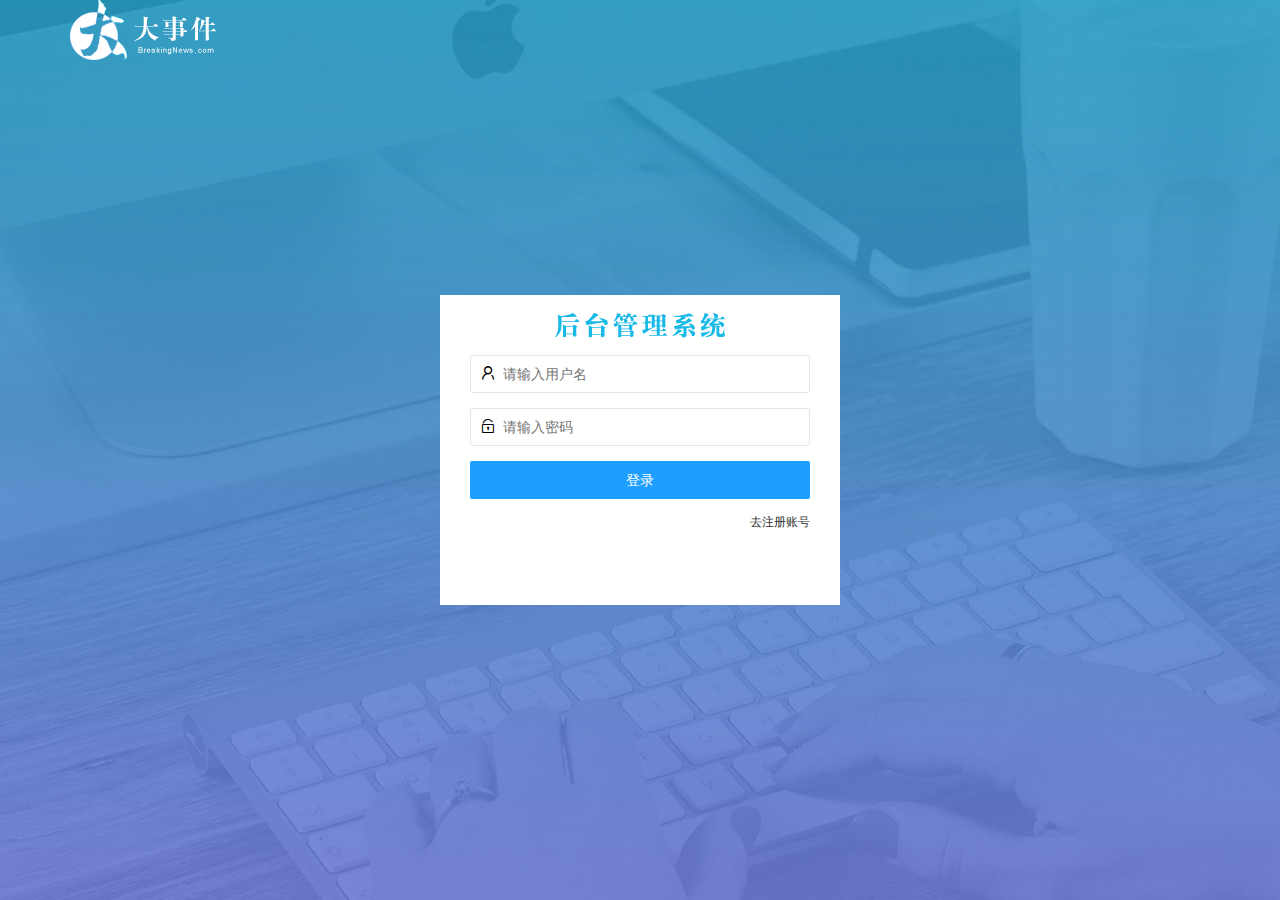
<file: login.html>
<!DOCTYPE html>
<html lang="en">

<head>
    <meta charset="UTF-8">
    <meta http-equiv="X-UA-Compatible" content="IE=edge">
    <meta name="viewport" content="width=device-width, initial-scale=1.0">
    <title>大事件-登录/注册</title>
    <!-- 导入 LayUI 的样式 -->
    <link rel="stylesheet" href="/assets/lib/layui/css/layui.css" />
    <!-- 导入自己的样式表 -->
    <link rel="stylesheet" href="/assets/css/login.css" />
</head>

<body>
    <!-- 头部的 Logo 区域 -->
    <div class="layui-main">
        <img src="/assets/images/logo.png" alt="" />
    </div>

    <!-- 登录注册区域 -->
    <div class="loginAndRegBox">
        <div class="title-box"></div>
        <!-- 登录的div -->
        <div class="login-box" >
            <!-- 登录的表单 -->
            <form class="layui-form" action="" id="form_login">
                <!-- 用户名 -->
                <div class="layui-form-item">
                    <i class="layui-icon layui-icon-username"></i>
                    <input type="text" name="username" required lay-verify="required" placeholder="请输入用户名"
                        autocomplete="off" class="layui-input" />
                </div>
                <!-- 密码 -->
                <div class="layui-form-item">
                    <i class="layui-icon layui-icon-password"></i>
                    <input type="password" name="password" required lay-verify="required|pwd" placeholder="请输入密码"
                        autocomplete="off" class="layui-input" />
                </div>
                <!-- 登录按钮 -->
                <div class="layui-form-item">
                    <!-- 注意：表单提交按钮和普通按钮的区别，就是 lay-submit 属性 -->
                    <button class="layui-btn layui-btn-fluid layui-btn-normal" lay-submit>登录</button>
                </div>
                <div class="layui-form-item links">
                    <a href="javascript:;" id="link_reg">去注册账号</a>
                </div>
            </form>
        </div>
        <!-- 注册的div -->
        <div class="reg-box">
            <!-- 注册的表单 -->
            <form class="layui-form" action="">
                <!-- 用户名 -->
                <div class="layui-form-item">
                    <i class="layui-icon layui-icon-username"></i>
                    <input type="text" name="username" required lay-verify="required" placeholder="请输入用户名"
                        autocomplete="off" class="layui-input" />
                </div>
                <!-- 密码 -->
                <div class="layui-form-item">
                    <i class="layui-icon layui-icon-password"></i>
                    <input type="password" name="password" required lay-verify="required|pwd" placeholder="请输入密码"
                        autocomplete="off" class="layui-input" />
                </div>
                <!-- 密码确认框 -->
                <div class="layui-form-item">
                    <i class="layui-icon layui-icon-password"></i>
                    <input type="password" name="repassword" required lay-verify="required|pwd|repwd" placeholder="再次确认密码"
                        autocomplete="off" class="layui-input" />
                </div>
                <!-- 注册按钮 -->
                <div class="layui-form-item">
                    <!-- 注意：表单提交按钮和普通按钮的区别，就是 lay-submit 属性 -->
                    <button class="layui-btn layui-btn-fluid layui-btn-normal" id="#form_reg" lay-submit>注册</button>
                </div>
                <div class="layui-form-item links">
                    <a href="javascript:;" id="link_login">去登录</a>
                </div>
            </form>
        </div>
    </div>
    <script src="./assets/lib/layui/layui.all.js"></script>
    <script src="assets/lib/jquery.js"></script>
    <script src="assets/js/baseAPI.js"></script>
    <script src="assets/js/login.js"></script>
</body>

</html>
</file>
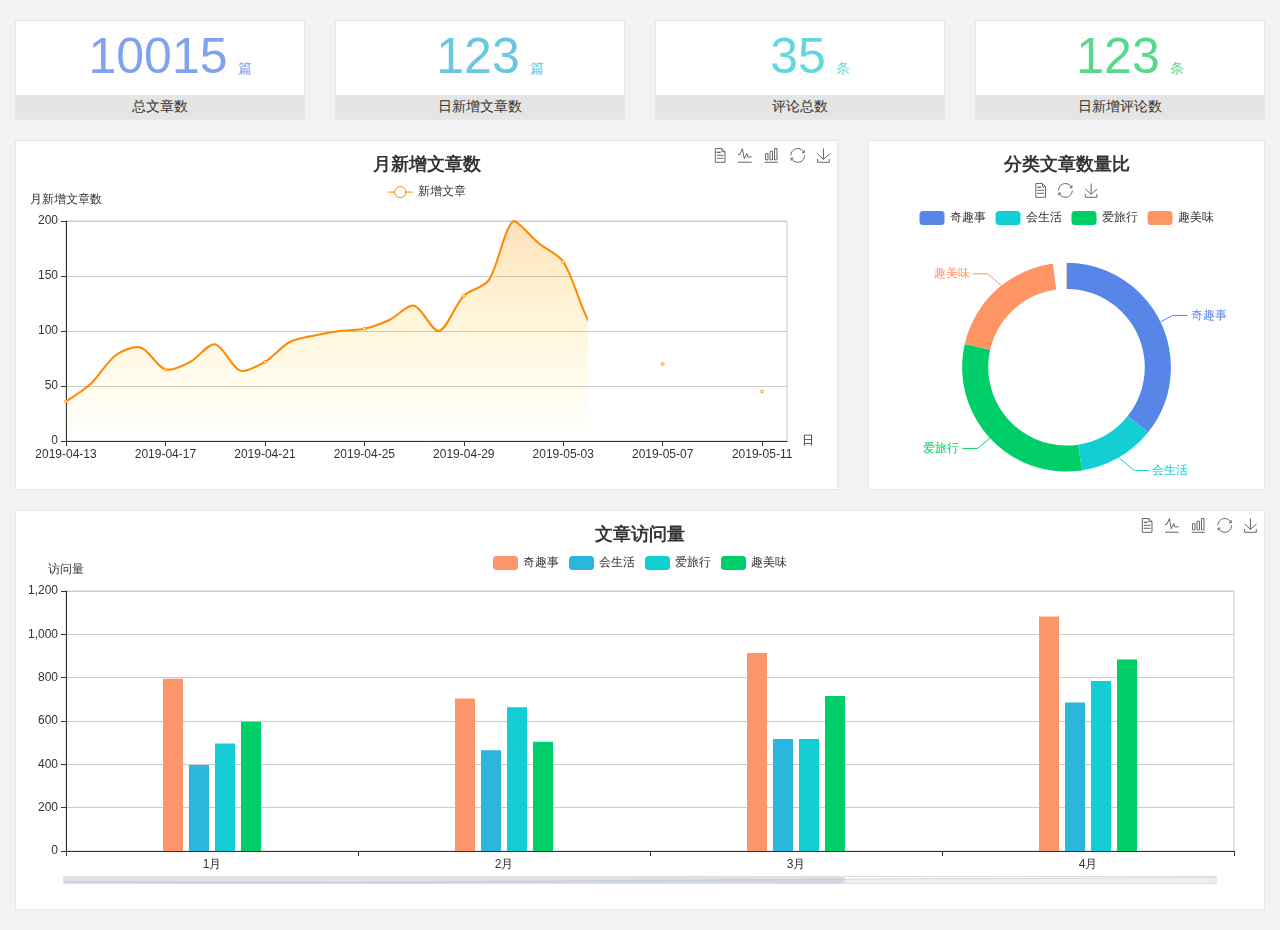
<file: home/dashboard.html>
<!DOCTYPE html>
<html lang="en">

<head>
  <meta charset="UTF-8">
  <meta name="viewport" content="width=device-width, initial-scale=1.0">
  <meta http-equiv="X-UA-Compatible" content="ie=edge">
  <title>图表统计</title>
  <link rel="stylesheet" href="../../assets/lib/bootstrap.css" />
  <link rel="stylesheet" href="../../assets/lib/main.css" />
  <script src="../../assets/lib/jquery.js"></script>
  <script type="text/javascript" src="../../assets/lib/echarts.min.js"></script>
</head>

<body>
  <div class="container-fluid">
    <div class="row spannel_list">
      <div class="col-sm-3 col-xs-6">
        <div class="spannel">
          <em>10015</em><span>篇</span>
          <b>总文章数</b>
        </div>
      </div>
      <div class="col-sm-3 col-xs-6">
        <div class="spannel scolor01">
          <em>123</em><span>篇</span>
          <b>日新增文章数</b>
        </div>
      </div>
      <div class="col-sm-3 col-xs-6">
        <div class="spannel scolor02">
          <em>35</em><span>条</span>
          <b>评论总数</b>
        </div>
      </div>
      <div class="col-sm-3 col-xs-6">
        <div class="spannel scolor03">
          <em>123</em><span>条</span>
          <b>日新增评论数</b>
        </div>
      </div>
    </div>
  </div>

  <div class="container-fluid">
    <div class="row curve-pie">
      <div class="col-lg-8 col-md-8">
        <div class="gragh_pannel" id="curve_show"></div>
      </div>
      <div class="col-lg-4 col-md-4">
        <div class="gragh_pannel" id="pie_show"></div>
      </div>
    </div>
  </div>

  <div class="container-fluid">
    <div class="column_pannel" id="column_show"></div>
  </div>

  <script>
    var oChart = echarts.init(document.getElementById('curve_show'));
    var aList_all = [
      { 'count': 36, 'date': '2019-04-13' },
      { 'count': 52, 'date': '2019-04-14' },
      { 'count': 78, 'date': '2019-04-15' },
      { 'count': 85, 'date': '2019-04-16' },
      { 'count': 65, 'date': '2019-04-17' },
      { 'count': 72, 'date': '2019-04-18' },
      { 'count': 88, 'date': '2019-04-19' },
      { 'count': 64, 'date': '2019-04-20' },
      { 'count': 72, 'date': '2019-04-21' },
      { 'count': 90, 'date': '2019-04-22' },
      { 'count': 96, 'date': '2019-04-23' },
      { 'count': 100, 'date': '2019-04-24' },
      { 'count': 102, 'date': '2019-04-25' },
      { 'count': 110, 'date': '2019-04-26' },
      { 'count': 123, 'date': '2019-04-27' },
      { 'count': 100, 'date': '2019-04-28' },
      { 'count': 132, 'date': '2019-04-29' },
      { 'count': 146, 'date': '2019-04-30' },
      { 'count': 200, 'date': '2019-05-01' },
      { 'count': 180, 'date': '2019-05-02' },
      { 'count': 163, 'date': '2019-05-03' },
      { 'count': 110, 'date': '2019-05-04' },
      { 'count': 80, 'date': '2019-05-05' },
      { 'count': 82, 'date': '2019-05-06' },
      { 'count': 70, 'date': '2019-05-07' },
      { 'count': 65, 'date': '2019-05-08' },
      { 'count': 54, 'date': '2019-05-09' },
      { 'count': 40, 'date': '2019-05-10' },
      { 'count': 45, 'date': '2019-05-11' },
      { 'count': 38, 'date': '2019-05-12' },
    ];

    let aCount = [];
    let aDate = [];

    for (var i = 0; i < aList_all.length; i++) {
      aCount.push(aList_all[i].count);
      aDate.push(aList_all[i].date);
    }

    var chartopt = {
      title: {
        text: '月新增文章数',
        left: 'center',
        top: '10'
      },
      tooltip: {
        trigger: 'axis'
      },
      legend: {
        data: ['新增文章'],
        top: '40'
      },
      toolbox: {
        show: true,
        feature: {
          mark: { show: true },
          dataView: { show: true, readOnly: false },
          magicType: { show: true, type: ['line', 'bar'] },
          restore: { show: true },
          saveAsImage: { show: true }
        }
      },
      calculable: true,
      xAxis: [
        {
          name: '日',
          type: 'category',
          boundaryGap: false,
          data: aDate
        }
      ],
      yAxis: [
        {
          name: '月新增文章数',
          type: 'value'
        }
      ],
      series: [
        {
          name: '新增文章',
          type: 'line',
          smooth: true,
          itemStyle: { normal: { areaStyle: { type: 'default' }, color: '#f80' }, lineStyle: { color: '#f80' } },
          data: aCount
        }],
      areaStyle: {
        normal: {
          color: new echarts.graphic.LinearGradient(0, 0, 0, 1, [{
            offset: 0,
            color: 'rgba(255,136,0,0.39)'
          }, {
            offset: .34,
            color: 'rgba(255,180,0,0.25)'
          }, {
            offset: 1,
            color: 'rgba(255,222,0,0.00)'
          }])

        }
      },
      grid: {
        show: true,
        x: 50,
        x2: 50,
        y: 80,
        height: 220
      }
    };

    oChart.setOption(chartopt);


    var oPie = echarts.init(document.getElementById('pie_show'));
    var oPieopt =
    {
      title: {
        top: 10,
        text: '分类文章数量比',
        x: 'center'
      },
      tooltip: {
        trigger: 'item',
        formatter: "{a} <br/>{b} : {c} ({d}%)"
      },
      color: ['#5885e8', '#13cfd5', '#00ce68', '#ff9565'],
      legend: {
        x: 'center',
        top: 65,
        data: ['奇趣事', '会生活', '爱旅行', '趣美味']
      },
      toolbox: {
        show: true,
        x: 'center',
        top: 35,
        feature: {
          mark: { show: true },
          dataView: { show: true, readOnly: false },
          magicType: {
            show: true,
            type: ['pie', 'funnel'],
            option: {
              funnel: {
                x: '25%',
                width: '50%',
                funnelAlign: 'left',
                max: 1548
              }
            }
          },
          restore: { show: true },
          saveAsImage: { show: true }
        }
      },
      calculable: true,
      series: [
        {
          name: '访问来源',
          type: 'pie',
          radius: ['45%', '60%'],
          center: ['50%', '65%'],
          data: [
            { value: 300, name: '奇趣事' },
            { value: 100, name: '会生活' },
            { value: 260, name: '爱旅行' },
            { value: 180, name: '趣美味' }
          ]
        }
      ]
    };
    oPie.setOption(oPieopt);



    var oColumn = this.echarts.init(document.getElementById('column_show'));
    var oColumnopt =
    {
      title: {
        text: '文章访问量',
        left: 'center',
        top: '10'
      },
      tooltip: {
        trigger: 'axis'
      },
      legend: {
        data: ['奇趣事', '会生活', '爱旅行', '趣美味'],
        top: '40'
      },
      toolbox: {
        show: true,
        feature: {
          mark: { show: true },
          dataView: { show: true, readOnly: false },
          magicType: { show: true, type: ['line', 'bar'] },
          restore: { show: true },
          saveAsImage: { show: true }
        }
      },
      calculable: true,
      xAxis: [
        {
          type: 'category',
          data: ['1月', '2月', '3月', '4月', '5月']
        }
      ],
      yAxis: [
        {
          name: '访问量',
          type: 'value'
        }
      ],
      series: [
        {
          name: '奇趣事',
          type: 'bar',
          barWidth: 20,
          itemStyle: {
            normal: { areaStyle: { type: 'default' }, color: '#fd956a' }
          },
          data: [800, 708, 920, 1090, 1200]
        },
        {
          name: '会生活',
          type: 'bar',
          barWidth: 20,
          itemStyle: {
            normal: { areaStyle: { type: 'default' }, color: '#2bb6db' }
          },
          data: [400, 468, 520, 690, 800]
        },
        {
          name: '爱旅行',
          type: 'bar',
          barWidth: 20,
          itemStyle: {
            normal: { areaStyle: { type: 'default' }, color: '#13cfd5' }
          },
          data: [500, 668, 520, 790, 900]
        },
        {
          name: '趣美味',
          type: 'bar',
          barWidth: 20,
          itemStyle: {
            normal: { areaStyle: { type: 'default' }, color: '#00ce68' }
          },
          data: [600, 508, 720, 890, 1000]
        }
      ],
      grid: {
        show: true,
        x: 50,
        x2: 30,
        y: 80,
        height: 260
      },
      dataZoom: [//给x轴设置滚动条
        {
          start: 0,//默认为0
          end: 100 - 1000 / 31,//默认为100
          type: 'slider',
          show: true,
          xAxisIndex: [0],
          handleSize: 0,//滑动条的 左右2个滑动条的大小
          height: 8,//组件高度
          left: 45, //左边的距离
          right: 50,//右边的距离
          bottom: 26,//右边的距离
          handleColor: '#ddd',//h滑动图标的颜色
          handleStyle: {
            borderColor: "#cacaca",
            borderWidth: "1",
            shadowBlur: 2,
            background: "#ddd",
            shadowColor: "#ddd",
          }
        }]
    };
    oColumn.setOption(oColumnopt);
  </script>
</body>

</html>
</file>
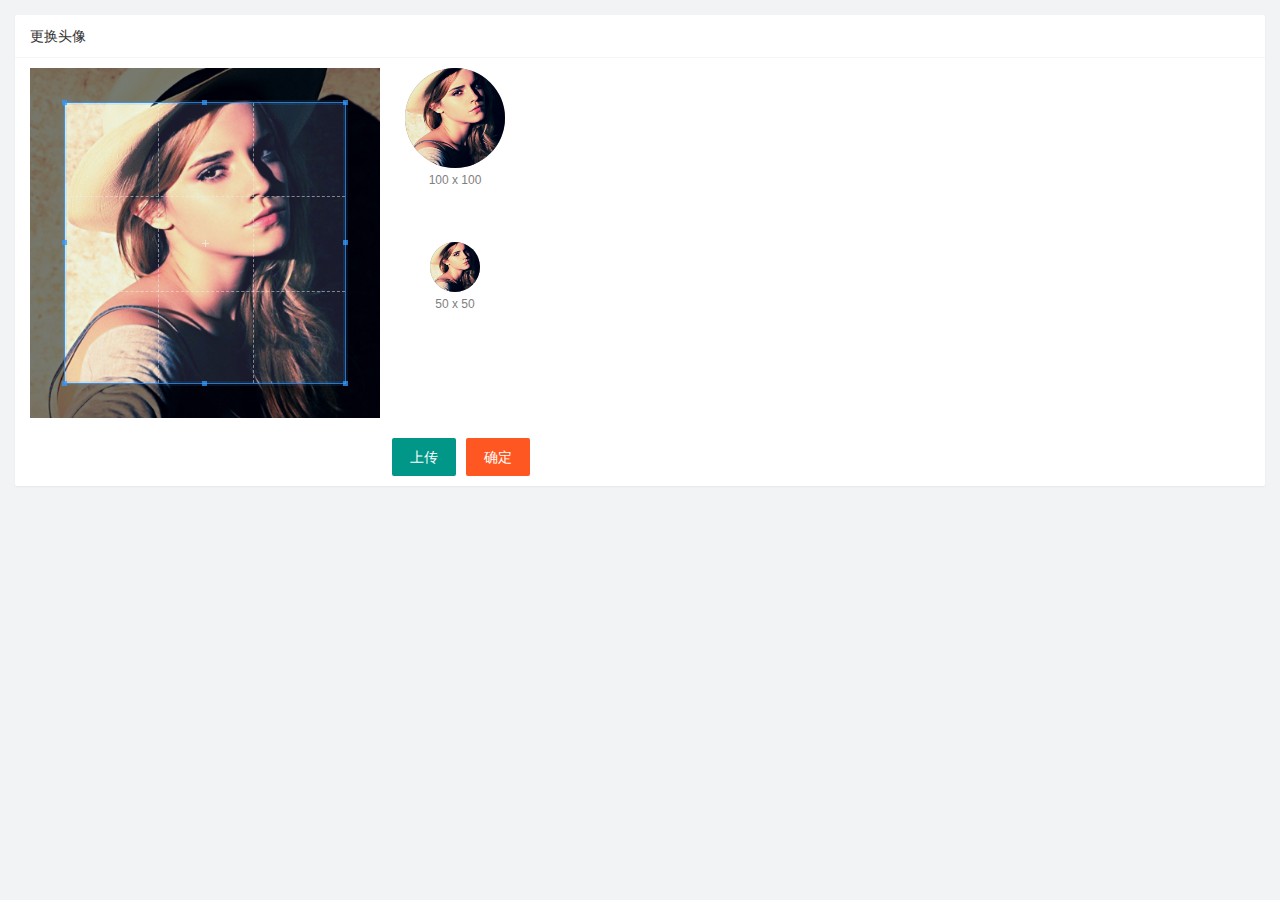
<file: user/user_avatar.html>
<!DOCTYPE html>
<html lang="en">

<head>
    <meta charset="UTF-8" />
    <meta name="viewport" content="width=device-width, initial-scale=1.0" />
    <title>Document</title>
    <link rel="stylesheet" href="./../assets/lib/layui/css/layui.css" />
    <link rel="stylesheet" href="./../assets/css/user/user_avatar.css" />
    <link rel="stylesheet" href="./../assets/lib/cropper/cropper.css">
</head>

<body>
    <!-- 卡片区域 -->
    <div class="layui-card">
        <div class="layui-card-header">更换头像</div>
        <div class="layui-card-body">
            <!-- 第一行的图片裁剪和预览区域 -->
            <div class="row1">
                <!-- 图片裁剪区域 -->
                <div class="cropper-box">
                    <!-- 这个 img 标签很重要，将来会把它初始化为裁剪区域 -->
                    <img id="image" src="/assets/images/sample.jpg" />
                </div>
                <!-- 图片的预览区域 -->
                <div class="preview-box">
                    <div>
                        <!-- 宽高为 100px 的预览区域 -->
                        <div class="img-preview w100"></div>
                        <p class="size">100 x 100</p>
                    </div>
                    <div>
                        <!-- 宽高为 50px 的预览区域 -->
                        <div class="img-preview w50"></div>
                        <p class="size">50 x 50</p>
                    </div>
                </div>
            </div>
            <!-- 第二行的按钮区域 -->
            <div class="row2">
                <input type="file" id="file" accept="image/png,image/jpeg" />
                <button type="button" class="layui-btn" id="btnChooseImage">上传</button>
                <button type="button" class="layui-btn layui-btn-danger" id="btnUpload">确定</button>
            </div>
        </div>
    </div>
    <script src="./../assets/lib/jquery.js"></script>
    <script src="./../assets/lib/cropper/Cropper.js"></script>
    <script src="./../assets/lib/cropper/jquery-cropper.js"></script>
    <script src="./../assets/lib/layui/layui.all.js"></script>
    <script src="./../assets/js/baseAPI.js"></script>
    <script src="./../assets/js/user/user_avatar.js"></script>
</body>

</html>
</file>
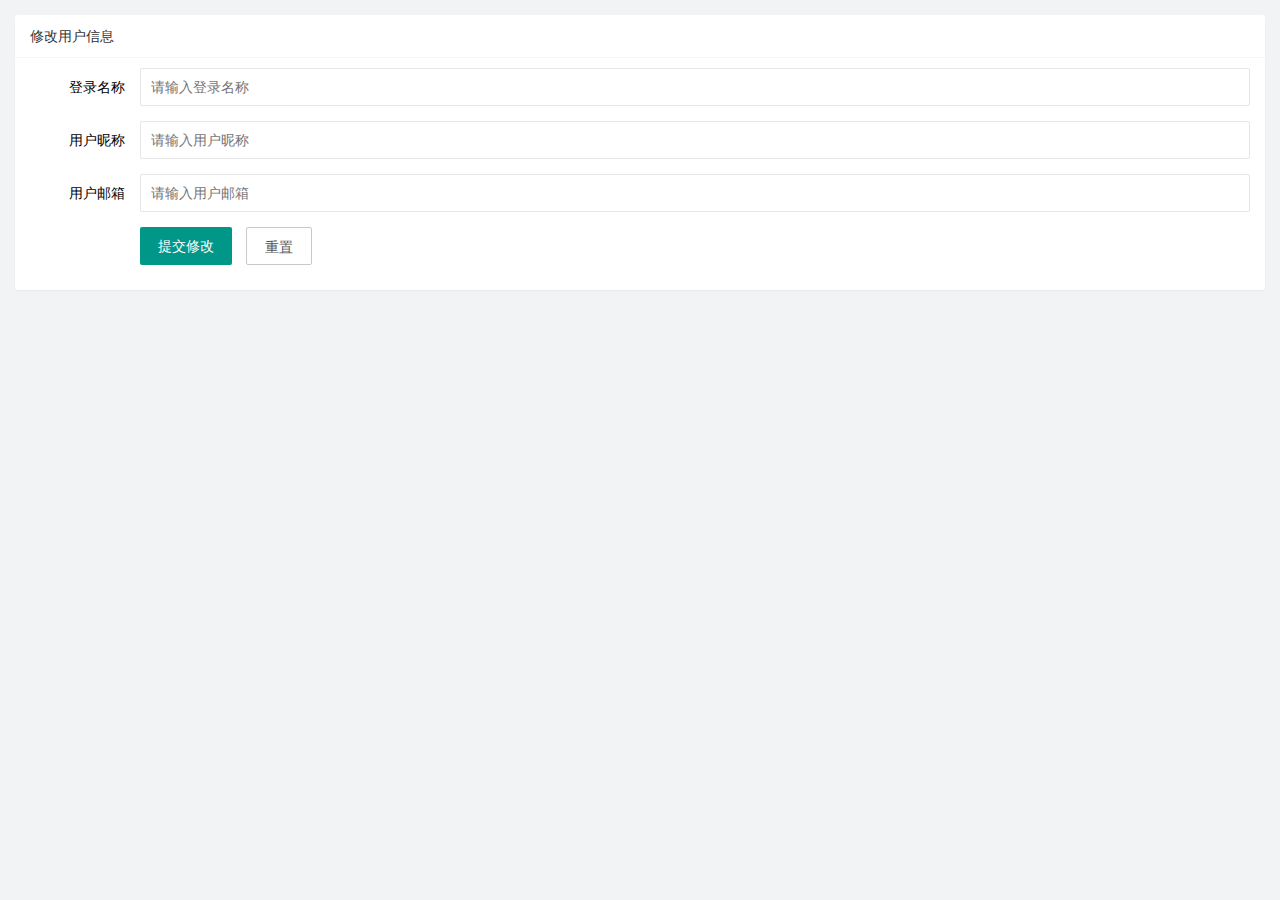
<file: user/user_info.html>
<!DOCTYPE html>
<html lang="en">

<head>
    <meta charset="UTF-8" />
    <meta name="viewport" content="width=device-width, initial-scale=1.0" />
    <title>Document</title>
    <!-- 导入 layui 的样式 -->
    <link rel="stylesheet" href="/assets/lib/layui/css/layui.css" />
    <!-- 导入自己的样式 -->
    <link rel="stylesheet" href="./../assets/css/user/user_info.css" />
</head>

<body>
    <!-- 卡片区域 -->
    <div class="layui-card">
        <div class="layui-card-header">修改用户信息</div>
        <div class="layui-card-body">
            <!-- form 表单区域 -->
            <form class="layui-form" lay-filter="formUserInfo">
                <!-- 这是隐藏域 -->
                <input type="hidden" name="id" value="" />
                <div class="layui-form-item">
                    <label class="layui-form-label">登录名称</label>
                    <div class="layui-input-block">
                        <input type="text" name="username" required lay-verify="required" placeholder="请输入登录名称"
                            autocomplete="off" class="layui-input" readonly />
                    </div>
                </div>
                <div class="layui-form-item">
                    <label class="layui-form-label">用户昵称</label>
                    <div class="layui-input-block">
                        <input type="text" name="nickname" required lay-verify="required|nickname" placeholder="请输入用户昵称"
                            autocomplete="off" class="layui-input" />
                    </div>
                </div>
                <div class="layui-form-item">
                    <label class="layui-form-label">用户邮箱</label>
                    <div class="layui-input-block">
                        <input type="text" name="email" required lay-verify="required|email" placeholder="请输入用户邮箱"
                            autocomplete="off" class="layui-input" />
                    </div>
                </div>
                <div class="layui-form-item">
                    <div class="layui-input-block">
                        <button class="layui-btn" lay-submit lay-filter="formDemo">提交修改</button>
                        <button type="reset" class="layui-btn layui-btn-primary" id="resetBtn">重置</button>
                    </div>
                </div>
            </form>
        </div>
    </div>
    <!-- 导入 layui 的 js -->
    <script src="/assets/lib/layui/layui.all.js"></script>
    <!-- 导入 jquery -->
    <script src="/assets/lib/jquery.js"></script>
    <script src="../assets/js/baseAPI.js"></script>
    <!-- 导入自己的 js -->
    <script src="./../assets/js/user/user_info.js"></script>
</body>

</html>
</file>
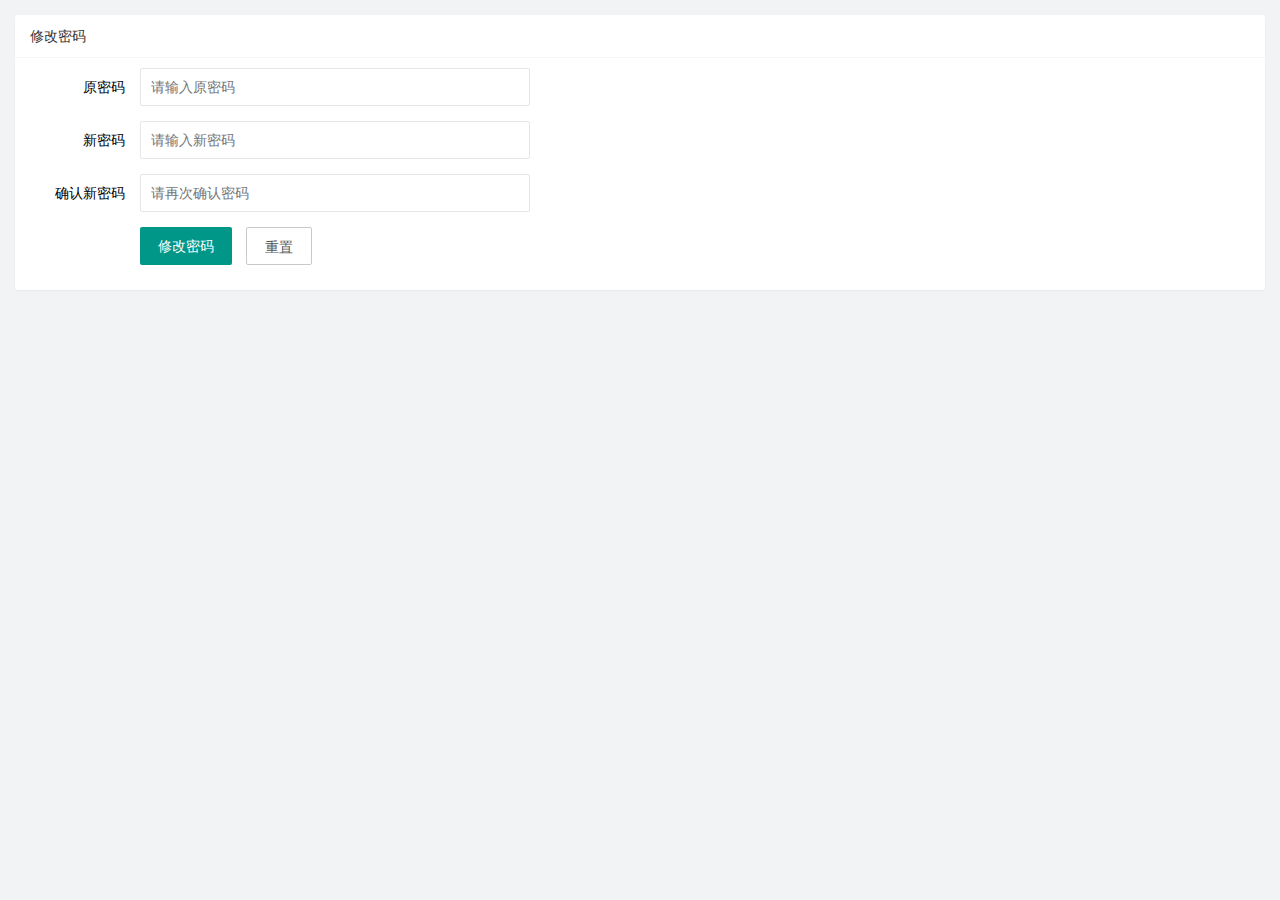
<file: user/user_pwd.html>
<!DOCTYPE html>
<html lang="en">

<head>
    <meta charset="UTF-8">
    <meta http-equiv="X-UA-Compatible" content="IE=edge">
    <meta name="viewport" content="width=device-width, initial-scale=1.0">
    <title>Document</title>
    <link rel="stylesheet" href="./../assets/lib/layui/css/layui.css">
    <link rel="stylesheet" href="./../assets/css/user/user_pwd.css">
</head>

<body>
    <!-- 卡片区域 -->
    <div class="layui-card">
        <div class="layui-card-header">修改密码</div>
        <div class="layui-card-body">
            <form class="layui-form">
                <div class="layui-form-item">
                    <label class="layui-form-label">原密码</label>
                    <div class="layui-input-block">
                        <input type="password" name="oldPwd" required lay-verify="required|pwd" placeholder="请输入原密码"
                            autocomplete="off" class="layui-input" />
                    </div>
                </div>
                <div class="layui-form-item">
                    <label class="layui-form-label">新密码</label>
                    <div class="layui-input-block">
                        <input type="password" name="newPwd" required lay-verify="required|pwd|samePwd" placeholder="请输入新密码"
                            autocomplete="off" class="layui-input" />
                    </div>
                </div>
                <div class="layui-form-item">
                    <label class="layui-form-label">确认新密码</label>
                    <div class="layui-input-block">
                        <input type="password" name="rePwd" required lay-verify="required|pwd|rePwd" placeholder="请再次确认密码"
                            autocomplete="off" class="layui-input" />
                    </div>
                </div>
                <div class="layui-form-item">
                    <div class="layui-input-block">
                        <button class="layui-btn" lay-submit lay-filter="formDemo">修改密码</button>
                        <button type="reset" class="layui-btn layui-btn-primary">重置</button>
                    </div>
                </div>
            </form>
        </div>
    </div>
</body>
<script src="./../assets/lib/layui/layui.all.js"></script>
<script src="./../assets/lib/jquery.js"></script>
<script src="./../assets/js/baseAPI.js"></script>
<script src="./../assets/js/user/use_pwd.js"></script>
</html>
</file>
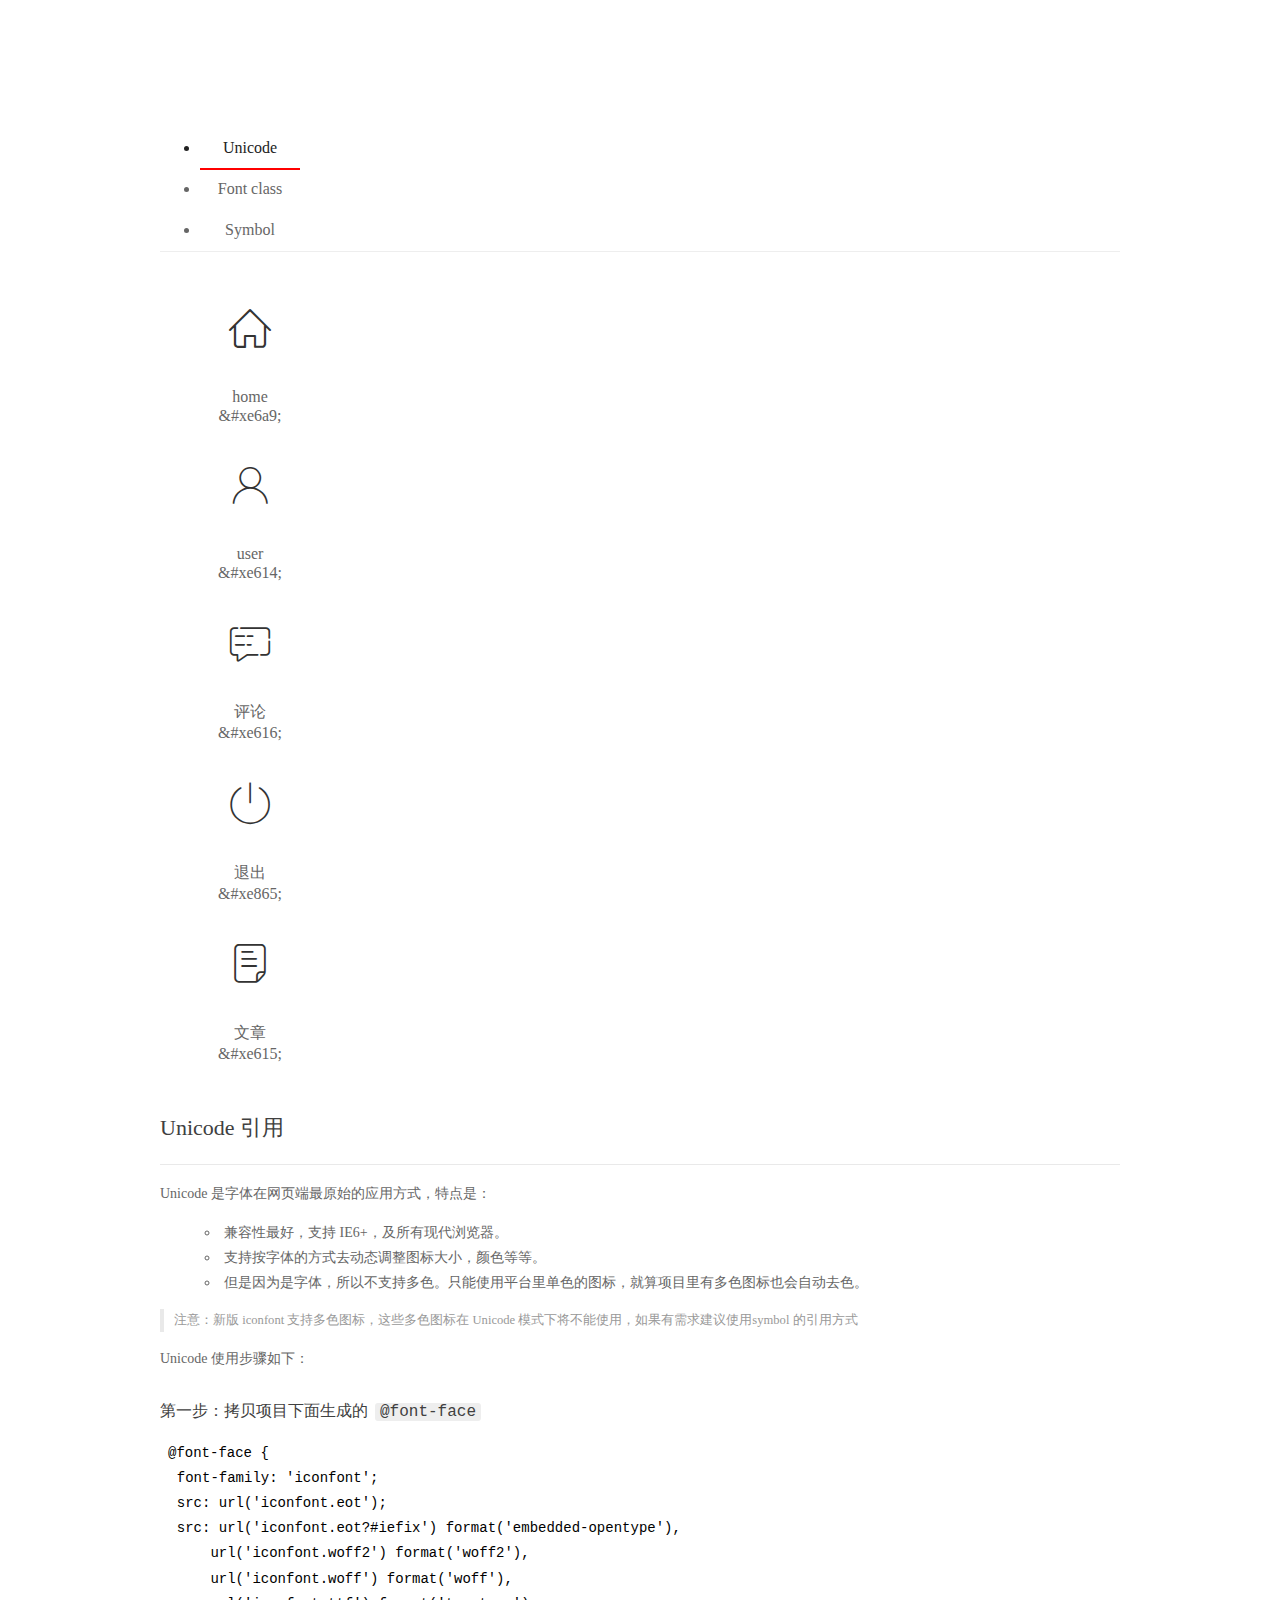
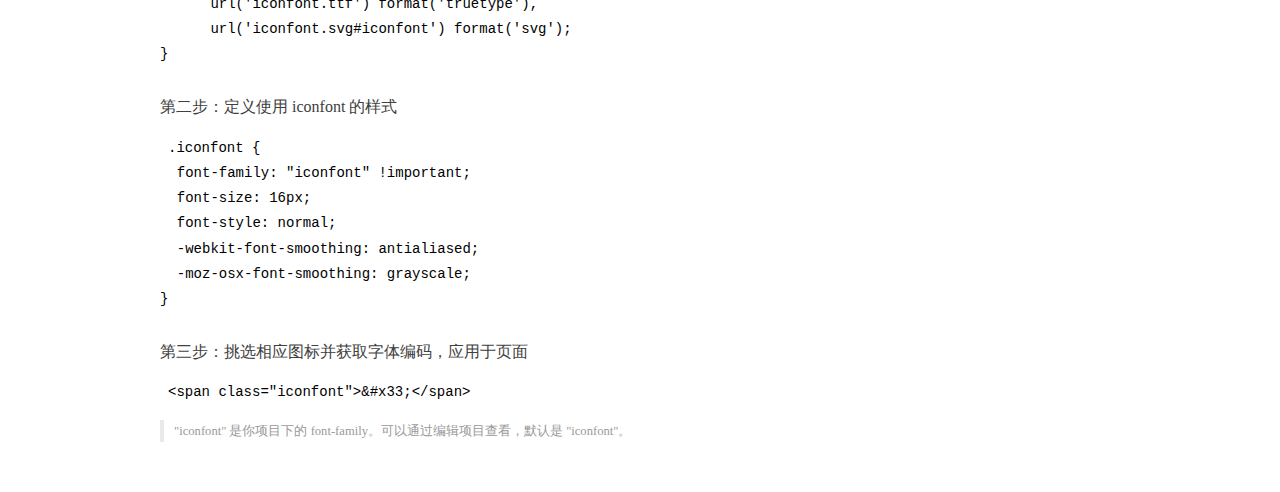
<file: assets/fonts/demo_index.html>
<!DOCTYPE html>
<html>
<head>
  <meta charset="utf-8"/>
  <title>IconFont Demo</title>
  <link rel="shortcut icon" href="https://gtms04.alicdn.com/tps/i4/TB1_oz6GVXXXXaFXpXXJDFnIXXX-64-64.ico" type="image/x-icon"/>
  <link rel="stylesheet" href="https://g.alicdn.com/thx/cube/1.3.2/cube.min.css">
  <link rel="stylesheet" href="demo.css">
  <link rel="stylesheet" href="iconfont.css">
  <script src="iconfont.js"></script>
  <!-- jQuery -->
  <script src="https://a1.alicdn.com/oss/uploads/2018/12/26/7bfddb60-08e8-11e9-9b04-53e73bb6408b.js"></script>
  <!-- 代码高亮 -->
  <script src="https://a1.alicdn.com/oss/uploads/2018/12/26/a3f714d0-08e6-11e9-8a15-ebf944d7534c.js"></script>
</head>
<body>
  <div class="main">
    <h1 class="logo"><a href="https://www.iconfont.cn/" title="iconfont 首页" target="_blank">&#xe86b;</a></h1>
    <div class="nav-tabs">
      <ul id="tabs" class="dib-box">
        <li class="dib active"><span>Unicode</span></li>
        <li class="dib"><span>Font class</span></li>
        <li class="dib"><span>Symbol</span></li>
      </ul>
      
    </div>
    <div class="tab-container">
      <div class="content unicode" style="display: block;">
          <ul class="icon_lists dib-box">
          
            <li class="dib">
              <span class="icon iconfont">&#xe6a9;</span>
                <div class="name">home</div>
                <div class="code-name">&amp;#xe6a9;</div>
              </li>
          
            <li class="dib">
              <span class="icon iconfont">&#xe614;</span>
                <div class="name">user</div>
                <div class="code-name">&amp;#xe614;</div>
              </li>
          
            <li class="dib">
              <span class="icon iconfont">&#xe616;</span>
                <div class="name">评论</div>
                <div class="code-name">&amp;#xe616;</div>
              </li>
          
            <li class="dib">
              <span class="icon iconfont">&#xe865;</span>
                <div class="name">退出</div>
                <div class="code-name">&amp;#xe865;</div>
              </li>
          
            <li class="dib">
              <span class="icon iconfont">&#xe615;</span>
                <div class="name">文章</div>
                <div class="code-name">&amp;#xe615;</div>
              </li>
          
          </ul>
          <div class="article markdown">
          <h2 id="unicode-">Unicode 引用</h2>
          <hr>

          <p>Unicode 是字体在网页端最原始的应用方式，特点是：</p>
          <ul>
            <li>兼容性最好，支持 IE6+，及所有现代浏览器。</li>
            <li>支持按字体的方式去动态调整图标大小，颜色等等。</li>
            <li>但是因为是字体，所以不支持多色。只能使用平台里单色的图标，就算项目里有多色图标也会自动去色。</li>
          </ul>
          <blockquote>
            <p>注意：新版 iconfont 支持多色图标，这些多色图标在 Unicode 模式下将不能使用，如果有需求建议使用symbol 的引用方式</p>
          </blockquote>
          <p>Unicode 使用步骤如下：</p>
          <h3 id="-font-face">第一步：拷贝项目下面生成的 <code>@font-face</code></h3>
<pre><code class="language-css"
>@font-face {
  font-family: 'iconfont';
  src: url('iconfont.eot');
  src: url('iconfont.eot?#iefix') format('embedded-opentype'),
      url('iconfont.woff2') format('woff2'),
      url('iconfont.woff') format('woff'),
      url('iconfont.ttf') format('truetype'),
      url('iconfont.svg#iconfont') format('svg');
}
</code></pre>
          <h3 id="-iconfont-">第二步：定义使用 iconfont 的样式</h3>
<pre><code class="language-css"
>.iconfont {
  font-family: "iconfont" !important;
  font-size: 16px;
  font-style: normal;
  -webkit-font-smoothing: antialiased;
  -moz-osx-font-smoothing: grayscale;
}
</code></pre>
          <h3 id="-">第三步：挑选相应图标并获取字体编码，应用于页面</h3>
<pre>
<code class="language-html"
>&lt;span class="iconfont"&gt;&amp;#x33;&lt;/span&gt;
</code></pre>
          <blockquote>
            <p>"iconfont" 是你项目下的 font-family。可以通过编辑项目查看，默认是 "iconfont"。</p>
          </blockquote>
          </div>
      </div>
      <div class="content font-class">
        <ul class="icon_lists dib-box">
          
          <li class="dib">
            <span class="icon iconfont icon-home"></span>
            <div class="name">
              home
            </div>
            <div class="code-name">.icon-home
            </div>
          </li>
          
          <li class="dib">
            <span class="icon iconfont icon-user"></span>
            <div class="name">
              user
            </div>
            <div class="code-name">.icon-user
            </div>
          </li>
          
          <li class="dib">
            <span class="icon iconfont icon-pinglun"></span>
            <div class="name">
              评论
            </div>
            <div class="code-name">.icon-pinglun
            </div>
          </li>
          
          <li class="dib">
            <span class="icon iconfont icon-tuichu"></span>
            <div class="name">
              退出
            </div>
            <div class="code-name">.icon-tuichu
            </div>
          </li>
          
          <li class="dib">
            <span class="icon iconfont icon-16"></span>
            <div class="name">
              文章
            </div>
            <div class="code-name">.icon-16
            </div>
          </li>
          
        </ul>
        <div class="article markdown">
        <h2 id="font-class-">font-class 引用</h2>
        <hr>

        <p>font-class 是 Unicode 使用方式的一种变种，主要是解决 Unicode 书写不直观，语意不明确的问题。</p>
        <p>与 Unicode 使用方式相比，具有如下特点：</p>
        <ul>
          <li>兼容性良好，支持 IE8+，及所有现代浏览器。</li>
          <li>相比于 Unicode 语意明确，书写更直观。可以很容易分辨这个 icon 是什么。</li>
          <li>因为使用 class 来定义图标，所以当要替换图标时，只需要修改 class 里面的 Unicode 引用。</li>
          <li>不过因为本质上还是使用的字体，所以多色图标还是不支持的。</li>
        </ul>
        <p>使用步骤如下：</p>
        <h3 id="-fontclass-">第一步：引入项目下面生成的 fontclass 代码：</h3>
<pre><code class="language-html">&lt;link rel="stylesheet" href="./iconfont.css"&gt;
</code></pre>
        <h3 id="-">第二步：挑选相应图标并获取类名，应用于页面：</h3>
<pre><code class="language-html">&lt;span class="iconfont icon-xxx"&gt;&lt;/span&gt;
</code></pre>
        <blockquote>
          <p>"
            iconfont" 是你项目下的 font-family。可以通过编辑项目查看，默认是 "iconfont"。</p>
        </blockquote>
      </div>
      </div>
      <div class="content symbol">
          <ul class="icon_lists dib-box">
          
            <li class="dib">
                <svg class="icon svg-icon" aria-hidden="true">
                  <use xlink:href="#icon-home"></use>
                </svg>
                <div class="name">home</div>
                <div class="code-name">#icon-home</div>
            </li>
          
            <li class="dib">
                <svg class="icon svg-icon" aria-hidden="true">
                  <use xlink:href="#icon-user"></use>
                </svg>
                <div class="name">user</div>
                <div class="code-name">#icon-user</div>
            </li>
          
            <li class="dib">
                <svg class="icon svg-icon" aria-hidden="true">
                  <use xlink:href="#icon-pinglun"></use>
                </svg>
                <div class="name">评论</div>
                <div class="code-name">#icon-pinglun</div>
            </li>
          
            <li class="dib">
                <svg class="icon svg-icon" aria-hidden="true">
                  <use xlink:href="#icon-tuichu"></use>
                </svg>
                <div class="name">退出</div>
                <div class="code-name">#icon-tuichu</div>
            </li>
          
            <li class="dib">
                <svg class="icon svg-icon" aria-hidden="true">
                  <use xlink:href="#icon-16"></use>
                </svg>
                <div class="name">文章</div>
                <div class="code-name">#icon-16</div>
            </li>
          
          </ul>
          <div class="article markdown">
          <h2 id="symbol-">Symbol 引用</h2>
          <hr>

          <p>这是一种全新的使用方式，应该说这才是未来的主流，也是平台目前推荐的用法。相关介绍可以参考这篇<a href="">文章</a>
            这种用法其实是做了一个 SVG 的集合，与另外两种相比具有如下特点：</p>
          <ul>
            <li>支持多色图标了，不再受单色限制。</li>
            <li>通过一些技巧，支持像字体那样，通过 <code>font-size</code>, <code>color</code> 来调整样式。</li>
            <li>兼容性较差，支持 IE9+，及现代浏览器。</li>
            <li>浏览器渲染 SVG 的性能一般，还不如 png。</li>
          </ul>
          <p>使用步骤如下：</p>
          <h3 id="-symbol-">第一步：引入项目下面生成的 symbol 代码：</h3>
<pre><code class="language-html">&lt;script src="./iconfont.js"&gt;&lt;/script&gt;
</code></pre>
          <h3 id="-css-">第二步：加入通用 CSS 代码（引入一次就行）：</h3>
<pre><code class="language-html">&lt;style&gt;
.icon {
  width: 1em;
  height: 1em;
  vertical-align: -0.15em;
  fill: currentColor;
  overflow: hidden;
}
&lt;/style&gt;
</code></pre>
          <h3 id="-">第三步：挑选相应图标并获取类名，应用于页面：</h3>
<pre><code class="language-html">&lt;svg class="icon" aria-hidden="true"&gt;
  &lt;use xlink:href="#icon-xxx"&gt;&lt;/use&gt;
&lt;/svg&gt;
</code></pre>
          </div>
      </div>

    </div>
  </div>
  <script>
  $(document).ready(function () {
      $('.tab-container .content:first').show()

      $('#tabs li').click(function (e) {
        var tabContent = $('.tab-container .content')
        var index = $(this).index()

        if ($(this).hasClass('active')) {
          return
        } else {
          $('#tabs li').removeClass('active')
          $(this).addClass('active')

          tabContent.hide().eq(index).fadeIn()
        }
      })
    })
  </script>
</body>
</html>
</file>
<file: assets/lib/layui/css/layui.css>
/** layui-v2.5.5 MIT License By https://www.layui.com */
 .layui-inline,img{display:inline-block;vertical-align:middle}h1,h2,h3,h4,h5,h6{font-weight:400}.layui-edge,.layui-header,.layui-inline,.layui-main{position:relative}.layui-body,.layui-edge,.layui-elip{overflow:hidden}.layui-btn,.layui-edge,.layui-inline,img{vertical-align:middle}.layui-btn,.layui-disabled,.layui-icon,.layui-unselect{-moz-user-select:none;-webkit-user-select:none;-ms-user-select:none}.layui-elip,.layui-form-checkbox span,.layui-form-pane .layui-form-label{text-overflow:ellipsis;white-space:nowrap}.layui-breadcrumb,.layui-tree-btnGroup{visibility:hidden}blockquote,body,button,dd,div,dl,dt,form,h1,h2,h3,h4,h5,h6,input,li,ol,p,pre,td,textarea,th,ul{margin:0;padding:0;-webkit-tap-highlight-color:rgba(0,0,0,0)}a:active,a:hover{outline:0}img{border:none}li{list-style:none}table{border-collapse:collapse;border-spacing:0}h4,h5,h6{font-size:100%}button,input,optgroup,option,select,textarea{font-family:inherit;font-size:inherit;font-style:inherit;font-weight:inherit;outline:0}pre{white-space:pre-wrap;white-space:-moz-pre-wrap;white-space:-pre-wrap;white-space:-o-pre-wrap;word-wrap:break-word}body{line-height:24px;font:14px Helvetica Neue,Helvetica,PingFang SC,Tahoma,Arial,sans-serif}hr{height:1px;margin:10px 0;border:0;clear:both}a{color:#333;text-decoration:none}a:hover{color:#777}a cite{font-style:normal;*cursor:pointer}.layui-border-box,.layui-border-box *{box-sizing:border-box}.layui-box,.layui-box *{box-sizing:content-box}.layui-clear{clear:both;*zoom:1}.layui-clear:after{content:'\20';clear:both;*zoom:1;display:block;height:0}.layui-inline{*display:inline;*zoom:1}.layui-edge{display:inline-block;width:0;height:0;border-width:6px;border-style:dashed;border-color:transparent}.layui-edge-top{top:-4px;border-bottom-color:#999;border-bottom-style:solid}.layui-edge-right{border-left-color:#999;border-left-style:solid}.layui-edge-bottom{top:2px;border-top-color:#999;border-top-style:solid}.layui-edge-left{border-right-color:#999;border-right-style:solid}.layui-disabled,.layui-disabled:hover{color:#d2d2d2!important;cursor:not-allowed!important}.layui-circle{border-radius:100%}.layui-show{display:block!important}.layui-hide{display:none!important}@font-face{font-family:layui-icon;src:url(../font/iconfont.eot?v=250);src:url(../font/iconfont.eot?v=250#iefix) format('embedded-opentype'),url(../font/iconfont.woff2?v=250) format('woff2'),url(../font/iconfont.woff?v=250) format('woff'),url(../font/iconfont.ttf?v=250) format('truetype'),url(../font/iconfont.svg?v=250#layui-icon) format('svg')}.layui-icon{font-family:layui-icon!important;font-size:16px;font-style:normal;-webkit-font-smoothing:antialiased;-moz-osx-font-smoothing:grayscale}.layui-icon-reply-fill:before{content:"\e611"}.layui-icon-set-fill:before{content:"\e614"}.layui-icon-menu-fill:before{content:"\e60f"}.layui-icon-search:before{content:"\e615"}.layui-icon-share:before{content:"\e641"}.layui-icon-set-sm:before{content:"\e620"}.layui-icon-engine:before{content:"\e628"}.layui-icon-close:before{content:"\1006"}.layui-icon-close-fill:before{content:"\1007"}.layui-icon-chart-screen:before{content:"\e629"}.layui-icon-star:before{content:"\e600"}.layui-icon-circle-dot:before{content:"\e617"}.layui-icon-chat:before{content:"\e606"}.layui-icon-release:before{content:"\e609"}.layui-icon-list:before{content:"\e60a"}.layui-icon-chart:before{content:"\e62c"}.layui-icon-ok-circle:before{content:"\1005"}.layui-icon-layim-theme:before{content:"\e61b"}.layui-icon-table:before{content:"\e62d"}.layui-icon-right:before{content:"\e602"}.layui-icon-left:before{content:"\e603"}.layui-icon-cart-simple:before{content:"\e698"}.layui-icon-face-cry:before{content:"\e69c"}.layui-icon-face-smile:before{content:"\e6af"}.layui-icon-survey:before{content:"\e6b2"}.layui-icon-tree:before{content:"\e62e"}.layui-icon-upload-circle:before{content:"\e62f"}.layui-icon-add-circle:before{content:"\e61f"}.layui-icon-download-circle:before{content:"\e601"}.layui-icon-templeate-1:before{content:"\e630"}.layui-icon-util:before{content:"\e631"}.layui-icon-face-surprised:before{content:"\e664"}.layui-icon-edit:before{content:"\e642"}.layui-icon-speaker:before{content:"\e645"}.layui-icon-down:before{content:"\e61a"}.layui-icon-file:before{content:"\e621"}.layui-icon-layouts:before{content:"\e632"}.layui-icon-rate-half:before{content:"\e6c9"}.layui-icon-add-circle-fine:before{content:"\e608"}.layui-icon-prev-circle:before{content:"\e633"}.layui-icon-read:before{content:"\e705"}.layui-icon-404:before{content:"\e61c"}.layui-icon-carousel:before{content:"\e634"}.layui-icon-help:before{content:"\e607"}.layui-icon-code-circle:before{content:"\e635"}.layui-icon-water:before{content:"\e636"}.layui-icon-username:before{content:"\e66f"}.layui-icon-find-fill:before{content:"\e670"}.layui-icon-about:before{content:"\e60b"}.layui-icon-location:before{content:"\e715"}.layui-icon-up:before{content:"\e619"}.layui-icon-pause:before{content:"\e651"}.layui-icon-date:before{content:"\e637"}.layui-icon-layim-uploadfile:before{content:"\e61d"}.layui-icon-delete:before{content:"\e640"}.layui-icon-play:before{content:"\e652"}.layui-icon-top:before{content:"\e604"}.layui-icon-friends:before{content:"\e612"}.layui-icon-refresh-3:before{content:"\e9aa"}.layui-icon-ok:before{content:"\e605"}.layui-icon-layer:before{content:"\e638"}.layui-icon-face-smile-fine:before{content:"\e60c"}.layui-icon-dollar:before{content:"\e659"}.layui-icon-group:before{content:"\e613"}.layui-icon-layim-download:before{content:"\e61e"}.layui-icon-picture-fine:before{content:"\e60d"}.layui-icon-link:before{content:"\e64c"}.layui-icon-diamond:before{content:"\e735"}.layui-icon-log:before{content:"\e60e"}.layui-icon-rate-solid:before{content:"\e67a"}.layui-icon-fonts-del:before{content:"\e64f"}.layui-icon-unlink:before{content:"\e64d"}.layui-icon-fonts-clear:before{content:"\e639"}.layui-icon-triangle-r:before{content:"\e623"}.layui-icon-circle:before{content:"\e63f"}.layui-icon-radio:before{content:"\e643"}.layui-icon-align-center:before{content:"\e647"}.layui-icon-align-right:before{content:"\e648"}.layui-icon-align-left:before{content:"\e649"}.layui-icon-loading-1:before{content:"\e63e"}.layui-icon-return:before{content:"\e65c"}.layui-icon-fonts-strong:before{content:"\e62b"}.layui-icon-upload:before{content:"\e67c"}.layui-icon-dialogue:before{content:"\e63a"}.layui-icon-video:before{content:"\e6ed"}.layui-icon-headset:before{content:"\e6fc"}.layui-icon-cellphone-fine:before{content:"\e63b"}.layui-icon-add-1:before{content:"\e654"}.layui-icon-face-smile-b:before{content:"\e650"}.layui-icon-fonts-html:before{content:"\e64b"}.layui-icon-form:before{content:"\e63c"}.layui-icon-cart:before{content:"\e657"}.layui-icon-camera-fill:before{content:"\e65d"}.layui-icon-tabs:before{content:"\e62a"}.layui-icon-fonts-code:before{content:"\e64e"}.layui-icon-fire:before{content:"\e756"}.layui-icon-set:before{content:"\e716"}.layui-icon-fonts-u:before{content:"\e646"}.layui-icon-triangle-d:before{content:"\e625"}.layui-icon-tips:before{content:"\e702"}.layui-icon-picture:before{content:"\e64a"}.layui-icon-more-vertical:before{content:"\e671"}.layui-icon-flag:before{content:"\e66c"}.layui-icon-loading:before{content:"\e63d"}.layui-icon-fonts-i:before{content:"\e644"}.layui-icon-refresh-1:before{content:"\e666"}.layui-icon-rmb:before{content:"\e65e"}.layui-icon-home:before{content:"\e68e"}.layui-icon-user:before{content:"\e770"}.layui-icon-notice:before{content:"\e667"}.layui-icon-login-weibo:before{content:"\e675"}.layui-icon-voice:before{content:"\e688"}.layui-icon-upload-drag:before{content:"\e681"}.layui-icon-login-qq:before{content:"\e676"}.layui-icon-snowflake:before{content:"\e6b1"}.layui-icon-file-b:before{content:"\e655"}.layui-icon-template:before{content:"\e663"}.layui-icon-auz:before{content:"\e672"}.layui-icon-console:before{content:"\e665"}.layui-icon-app:before{content:"\e653"}.layui-icon-prev:before{content:"\e65a"}.layui-icon-website:before{content:"\e7ae"}.layui-icon-next:before{content:"\e65b"}.layui-icon-component:before{content:"\e857"}.layui-icon-more:before{content:"\e65f"}.layui-icon-login-wechat:before{content:"\e677"}.layui-icon-shrink-right:before{content:"\e668"}.layui-icon-spread-left:before{content:"\e66b"}.layui-icon-camera:before{content:"\e660"}.layui-icon-note:before{content:"\e66e"}.layui-icon-refresh:before{content:"\e669"}.layui-icon-female:before{content:"\e661"}.layui-icon-male:before{content:"\e662"}.layui-icon-password:before{content:"\e673"}.layui-icon-senior:before{content:"\e674"}.layui-icon-theme:before{content:"\e66a"}.layui-icon-tread:before{content:"\e6c5"}.layui-icon-praise:before{content:"\e6c6"}.layui-icon-star-fill:before{content:"\e658"}.layui-icon-rate:before{content:"\e67b"}.layui-icon-template-1:before{content:"\e656"}.layui-icon-vercode:before{content:"\e679"}.layui-icon-cellphone:before{content:"\e678"}.layui-icon-screen-full:before{content:"\e622"}.layui-icon-screen-restore:before{content:"\e758"}.layui-icon-cols:before{content:"\e610"}.layui-icon-export:before{content:"\e67d"}.layui-icon-print:before{content:"\e66d"}.layui-icon-slider:before{content:"\e714"}.layui-icon-addition:before{content:"\e624"}.layui-icon-subtraction:before{content:"\e67e"}.layui-icon-service:before{content:"\e626"}.layui-icon-transfer:before{content:"\e691"}.layui-main{width:1140px;margin:0 auto}.layui-header{z-index:1000;height:60px}.layui-header a:hover{transition:all .5s;-webkit-transition:all .5s}.layui-side{position:fixed;left:0;top:0;bottom:0;z-index:999;width:200px;overflow-x:hidden}.layui-side-scroll{position:relative;width:220px;height:100%;overflow-x:hidden}.layui-body{position:absolute;left:200px;right:0;top:0;bottom:0;z-index:998;width:auto;overflow-y:auto;box-sizing:border-box}.layui-layout-body{overflow:hidden}.layui-layout-admin .layui-header{background-color:#23262E}.layui-layout-admin .layui-side{top:60px;width:200px;overflow-x:hidden}.layui-layout-admin .layui-body{position:fixed;top:60px;bottom:44px}.layui-layout-admin .layui-main{width:auto;margin:0 15px}.layui-layout-admin .layui-footer{position:fixed;left:200px;right:0;bottom:0;height:44px;line-height:44px;padding:0 15px;background-color:#eee}.layui-layout-admin .layui-logo{position:absolute;left:0;top:0;width:200px;height:100%;line-height:60px;text-align:center;color:#009688;font-size:16px}.layui-layout-admin .layui-header .layui-nav{background:0 0}.layui-layout-left{position:absolute!important;left:200px;top:0}.layui-layout-right{position:absolute!important;right:0;top:0}.layui-container{position:relative;margin:0 auto;padding:0 15px;box-sizing:border-box}.layui-fluid{position:relative;margin:0 auto;padding:0 15px}.layui-row:after,.layui-row:before{content:'';display:block;clear:both}.layui-col-lg1,.layui-col-lg10,.layui-col-lg11,.layui-col-lg12,.layui-col-lg2,.layui-col-lg3,.layui-col-lg4,.layui-col-lg5,.layui-col-lg6,.layui-col-lg7,.layui-col-lg8,.layui-col-lg9,.layui-col-md1,.layui-col-md10,.layui-col-md11,.layui-col-md12,.layui-col-md2,.layui-col-md3,.layui-col-md4,.layui-col-md5,.layui-col-md6,.layui-col-md7,.layui-col-md8,.layui-col-md9,.layui-col-sm1,.layui-col-sm10,.layui-col-sm11,.layui-col-sm12,.layui-col-sm2,.layui-col-sm3,.layui-col-sm4,.layui-col-sm5,.layui-col-sm6,.layui-col-sm7,.layui-col-sm8,.layui-col-sm9,.layui-col-xs1,.layui-col-xs10,.layui-col-xs11,.layui-col-xs12,.layui-col-xs2,.layui-col-xs3,.layui-col-xs4,.layui-col-xs5,.layui-col-xs6,.layui-col-xs7,.layui-col-xs8,.layui-col-xs9{position:relative;display:block;box-sizing:border-box}.layui-col-xs1,.layui-col-xs10,.layui-col-xs11,.layui-col-xs12,.layui-col-xs2,.layui-col-xs3,.layui-col-xs4,.layui-col-xs5,.layui-col-xs6,.layui-col-xs7,.layui-col-xs8,.layui-col-xs9{float:left}.layui-col-xs1{width:8.33333333%}.layui-col-xs2{width:16.66666667%}.layui-col-xs3{width:25%}.layui-col-xs4{width:33.33333333%}.layui-col-xs5{width:41.66666667%}.layui-col-xs6{width:50%}.layui-col-xs7{width:58.33333333%}.layui-col-xs8{width:66.66666667%}.layui-col-xs9{width:75%}.layui-col-xs10{width:83.33333333%}.layui-col-xs11{width:91.66666667%}.layui-col-xs12{width:100%}.layui-col-xs-offset1{margin-left:8.33333333%}.layui-col-xs-offset2{margin-left:16.66666667%}.layui-col-xs-offset3{margin-left:25%}.layui-col-xs-offset4{margin-left:33.33333333%}.layui-col-xs-offset5{margin-left:41.66666667%}.layui-col-xs-offset6{margin-left:50%}.layui-col-xs-offset7{margin-left:58.33333333%}.layui-col-xs-offset8{margin-left:66.66666667%}.layui-col-xs-offset9{margin-left:75%}.layui-col-xs-offset10{margin-left:83.33333333%}.layui-col-xs-offset11{margin-left:91.66666667%}.layui-col-xs-offset12{margin-left:100%}@media screen and (max-width:768px){.layui-hide-xs{display:none!important}.layui-show-xs-block{display:block!important}.layui-show-xs-inline{display:inline!important}.layui-show-xs-inline-block{display:inline-block!important}}@media screen and (min-width:768px){.layui-container{width:750px}.layui-hide-sm{display:none!important}.layui-show-sm-block{display:block!important}.layui-show-sm-inline{display:inline!important}.layui-show-sm-inline-block{display:inline-block!important}.layui-col-sm1,.layui-col-sm10,.layui-col-sm11,.layui-col-sm12,.layui-col-sm2,.layui-col-sm3,.layui-col-sm4,.layui-col-sm5,.layui-col-sm6,.layui-col-sm7,.layui-col-sm8,.layui-col-sm9{float:left}.layui-col-sm1{width:8.33333333%}.layui-col-sm2{width:16.66666667%}.layui-col-sm3{width:25%}.layui-col-sm4{width:33.33333333%}.layui-col-sm5{width:41.66666667%}.layui-col-sm6{width:50%}.layui-col-sm7{width:58.33333333%}.layui-col-sm8{width:66.66666667%}.layui-col-sm9{width:75%}.layui-col-sm10{width:83.33333333%}.layui-col-sm11{width:91.66666667%}.layui-col-sm12{width:100%}.layui-col-sm-offset1{margin-left:8.33333333%}.layui-col-sm-offset2{margin-left:16.66666667%}.layui-col-sm-offset3{margin-left:25%}.layui-col-sm-offset4{margin-left:33.33333333%}.layui-col-sm-offset5{margin-left:41.66666667%}.layui-col-sm-offset6{margin-left:50%}.layui-col-sm-offset7{margin-left:58.33333333%}.layui-col-sm-offset8{margin-left:66.66666667%}.layui-col-sm-offset9{margin-left:75%}.layui-col-sm-offset10{margin-left:83.33333333%}.layui-col-sm-offset11{margin-left:91.66666667%}.layui-col-sm-offset12{margin-left:100%}}@media screen and (min-width:992px){.layui-container{width:970px}.layui-hide-md{display:none!important}.layui-show-md-block{display:block!important}.layui-show-md-inline{display:inline!important}.layui-show-md-inline-block{display:inline-block!important}.layui-col-md1,.layui-col-md10,.layui-col-md11,.layui-col-md12,.layui-col-md2,.layui-col-md3,.layui-col-md4,.layui-col-md5,.layui-col-md6,.layui-col-md7,.layui-col-md8,.layui-col-md9{float:left}.layui-col-md1{width:8.33333333%}.layui-col-md2{width:16.66666667%}.layui-col-md3{width:25%}.layui-col-md4{width:33.33333333%}.layui-col-md5{width:41.66666667%}.layui-col-md6{width:50%}.layui-col-md7{width:58.33333333%}.layui-col-md8{width:66.66666667%}.layui-col-md9{width:75%}.layui-col-md10{width:83.33333333%}.layui-col-md11{width:91.66666667%}.layui-col-md12{width:100%}.layui-col-md-offset1{margin-left:8.33333333%}.layui-col-md-offset2{margin-left:16.66666667%}.layui-col-md-offset3{margin-left:25%}.layui-col-md-offset4{margin-left:33.33333333%}.layui-col-md-offset5{margin-left:41.66666667%}.layui-col-md-offset6{margin-left:50%}.layui-col-md-offset7{margin-left:58.33333333%}.layui-col-md-offset8{margin-left:66.66666667%}.layui-col-md-offset9{margin-left:75%}.layui-col-md-offset10{margin-left:83.33333333%}.layui-col-md-offset11{margin-left:91.66666667%}.layui-col-md-offset12{margin-left:100%}}@media screen and (min-width:1200px){.layui-container{width:1170px}.layui-hide-lg{display:none!important}.layui-show-lg-block{display:block!important}.layui-show-lg-inline{display:inline!important}.layui-show-lg-inline-block{display:inline-block!important}.layui-col-lg1,.layui-col-lg10,.layui-col-lg11,.layui-col-lg12,.layui-col-lg2,.layui-col-lg3,.layui-col-lg4,.layui-col-lg5,.layui-col-lg6,.layui-col-lg7,.layui-col-lg8,.layui-col-lg9{float:left}.layui-col-lg1{width:8.33333333%}.layui-col-lg2{width:16.66666667%}.layui-col-lg3{width:25%}.layui-col-lg4{width:33.33333333%}.layui-col-lg5{width:41.66666667%}.layui-col-lg6{width:50%}.layui-col-lg7{width:58.33333333%}.layui-col-lg8{width:66.66666667%}.layui-col-lg9{width:75%}.layui-col-lg10{width:83.33333333%}.layui-col-lg11{width:91.66666667%}.layui-col-lg12{width:100%}.layui-col-lg-offset1{margin-left:8.33333333%}.layui-col-lg-offset2{margin-left:16.66666667%}.layui-col-lg-offset3{margin-left:25%}.layui-col-lg-offset4{margin-left:33.33333333%}.layui-col-lg-offset5{margin-left:41.66666667%}.layui-col-lg-offset6{margin-left:50%}.layui-col-lg-offset7{margin-left:58.33333333%}.layui-col-lg-offset8{margin-left:66.66666667%}.layui-col-lg-offset9{margin-left:75%}.layui-col-lg-offset10{margin-left:83.33333333%}.layui-col-lg-offset11{margin-left:91.66666667%}.layui-col-lg-offset12{margin-left:100%}}.layui-col-space1{margin:-.5px}.layui-col-space1>*{padding:.5px}.layui-col-space3{margin:-1.5px}.layui-col-space3>*{padding:1.5px}.layui-col-space5{margin:-2.5px}.layui-col-space5>*{padding:2.5px}.layui-col-space8{margin:-3.5px}.layui-col-space8>*{padding:3.5px}.layui-col-space10{margin:-5px}.layui-col-space10>*{padding:5px}.layui-col-space12{margin:-6px}.layui-col-space12>*{padding:6px}.layui-col-space15{margin:-7.5px}.layui-col-space15>*{padding:7.5px}.layui-col-space18{margin:-9px}.layui-col-space18>*{padding:9px}.layui-col-space20{margin:-10px}.layui-col-space20>*{padding:10px}.layui-col-space22{margin:-11px}.layui-col-space22>*{padding:11px}.layui-col-space25{margin:-12.5px}.layui-col-space25>*{padding:12.5px}.layui-col-space30{margin:-15px}.layui-col-space30>*{padding:15px}.layui-btn,.layui-input,.layui-select,.layui-textarea,.layui-upload-button{outline:0;-webkit-appearance:none;transition:all .3s;-webkit-transition:all .3s;box-sizing:border-box}.layui-elem-quote{margin-bottom:10px;padding:15px;line-height:22px;border-left:5px solid #009688;border-radius:0 2px 2px 0;background-color:#f2f2f2}.layui-quote-nm{border-style:solid;border-width:1px 1px 1px 5px;background:0 0}.layui-elem-field{margin-bottom:10px;padding:0;border-width:1px;border-style:solid}.layui-elem-field legend{margin-left:20px;padding:0 10px;font-size:20px;font-weight:300}.layui-field-title{margin:10px 0 20px;border-width:1px 0 0}.layui-field-box{padding:10px 15px}.layui-field-title .layui-field-box{padding:10px 0}.layui-progress{position:relative;height:6px;border-radius:20px;background-color:#e2e2e2}.layui-progress-bar{position:absolute;left:0;top:0;width:0;max-width:100%;height:6px;border-radius:20px;text-align:right;background-color:#5FB878;transition:all .3s;-webkit-transition:all .3s}.layui-progress-big,.layui-progress-big .layui-progress-bar{height:18px;line-height:18px}.layui-progress-text{position:relative;top:-20px;line-height:18px;font-size:12px;color:#666}.layui-progress-big .layui-progress-text{position:static;padding:0 10px;color:#fff}.layui-collapse{border-width:1px;border-style:solid;border-radius:2px}.layui-colla-content,.layui-colla-item{border-top-width:1px;border-top-style:solid}.layui-colla-item:first-child{border-top:none}.layui-colla-title{position:relative;height:42px;line-height:42px;padding:0 15px 0 35px;color:#333;background-color:#f2f2f2;cursor:pointer;font-size:14px;overflow:hidden}.layui-colla-content{display:none;padding:10px 15px;line-height:22px;color:#666}.layui-colla-icon{position:absolute;left:15px;top:0;font-size:14px}.layui-card{margin-bottom:15px;border-radius:2px;background-color:#fff;box-shadow:0 1px 2px 0 rgba(0,0,0,.05)}.layui-card:last-child{margin-bottom:0}.layui-card-header{position:relative;height:42px;line-height:42px;padding:0 15px;border-bottom:1px solid #f6f6f6;color:#333;border-radius:2px 2px 0 0;font-size:14px}.layui-bg-black,.layui-bg-blue,.layui-bg-cyan,.layui-bg-green,.layui-bg-orange,.layui-bg-red{color:#fff!important}.layui-card-body{position:relative;padding:10px 15px;line-height:24px}.layui-card-body[pad15]{padding:15px}.layui-card-body[pad20]{padding:20px}.layui-card-body .layui-table{margin:5px 0}.layui-card .layui-tab{margin:0}.layui-panel-window{position:relative;padding:15px;border-radius:0;border-top:5px solid #E6E6E6;background-color:#fff}.layui-auxiliar-moving{position:fixed;left:0;right:0;top:0;bottom:0;width:100%;height:100%;background:0 0;z-index:9999999999}.layui-form-label,.layui-form-mid,.layui-form-select,.layui-input-block,.layui-input-inline,.layui-textarea{position:relative}.layui-bg-red{background-color:#FF5722!important}.layui-bg-orange{background-color:#FFB800!important}.layui-bg-green{background-color:#009688!important}.layui-bg-cyan{background-color:#2F4056!important}.layui-bg-blue{background-color:#1E9FFF!important}.layui-bg-black{background-color:#393D49!important}.layui-bg-gray{background-color:#eee!important;color:#666!important}.layui-badge-rim,.layui-colla-content,.layui-colla-item,.layui-collapse,.layui-elem-field,.layui-form-pane .layui-form-item[pane],.layui-form-pane .layui-form-label,.layui-input,.layui-layedit,.layui-layedit-tool,.layui-quote-nm,.layui-select,.layui-tab-bar,.layui-tab-card,.layui-tab-title,.layui-tab-title .layui-this:after,.layui-textarea{border-color:#e6e6e6}.layui-timeline-item:before,hr{background-color:#e6e6e6}.layui-text{line-height:22px;font-size:14px;color:#666}.layui-text h1,.layui-text h2,.layui-text h3{font-weight:500;color:#333}.layui-text h1{font-size:30px}.layui-text h2{font-size:24px}.layui-text h3{font-size:18px}.layui-text a:not(.layui-btn){color:#01AAED}.layui-text a:not(.layui-btn):hover{text-decoration:underline}.layui-text ul{padding:5px 0 5px 15px}.layui-text ul li{margin-top:5px;list-style-type:disc}.layui-text em,.layui-word-aux{color:#999!important;padding:0 5px!important}.layui-btn{display:inline-block;height:38px;line-height:38px;padding:0 18px;background-color:#009688;color:#fff;white-space:nowrap;text-align:center;font-size:14px;border:none;border-radius:2px;cursor:pointer}.layui-btn:hover{opacity:.8;filter:alpha(opacity=80);color:#fff}.layui-btn:active{opacity:1;filter:alpha(opacity=100)}.layui-btn+.layui-btn{margin-left:10px}.layui-btn-container{font-size:0}.layui-btn-container .layui-btn{margin-right:10px;margin-bottom:10px}.layui-btn-container .layui-btn+.layui-btn{margin-left:0}.layui-table .layui-btn-container .layui-btn{margin-bottom:9px}.layui-btn-radius{border-radius:100px}.layui-btn .layui-icon{margin-right:3px;font-size:18px;vertical-align:bottom;vertical-align:middle\9}.layui-btn-primary{border:1px solid #C9C9C9;background-color:#fff;color:#555}.layui-btn-primary:hover{border-color:#009688;color:#333}.layui-btn-normal{background-color:#1E9FFF}.layui-btn-warm{background-color:#FFB800}.layui-btn-danger{background-color:#FF5722}.layui-btn-checked{background-color:#5FB878}.layui-btn-disabled,.layui-btn-disabled:active,.layui-btn-disabled:hover{border:1px solid #e6e6e6;background-color:#FBFBFB;color:#C9C9C9;cursor:not-allowed;opacity:1}.layui-btn-lg{height:44px;line-height:44px;padding:0 25px;font-size:16px}.layui-btn-sm{height:30px;line-height:30px;padding:0 10px;font-size:12px}.layui-btn-sm i{font-size:16px!important}.layui-btn-xs{height:22px;line-height:22px;padding:0 5px;font-size:12px}.layui-btn-xs i{font-size:14px!important}.layui-btn-group{display:inline-block;vertical-align:middle;font-size:0}.layui-btn-group .layui-btn{margin-left:0!important;margin-right:0!important;border-left:1px solid rgba(255,255,255,.5);border-radius:0}.layui-btn-group .layui-btn-primary{border-left:none}.layui-btn-group .layui-btn-primary:hover{border-color:#C9C9C9;color:#009688}.layui-btn-group .layui-btn:first-child{border-left:none;border-radius:2px 0 0 2px}.layui-btn-group .layui-btn-primary:first-child{border-left:1px solid #c9c9c9}.layui-btn-group .layui-btn:last-child{border-radius:0 2px 2px 0}.layui-btn-group .layui-btn+.layui-btn{margin-left:0}.layui-btn-group+.layui-btn-group{margin-left:10px}.layui-btn-fluid{width:100%}.layui-input,.layui-select,.layui-textarea{height:38px;line-height:1.3;line-height:38px\9;border-width:1px;border-style:solid;background-color:#fff;border-radius:2px}.layui-input::-webkit-input-placeholder,.layui-select::-webkit-input-placeholder,.layui-textarea::-webkit-input-placeholder{line-height:1.3}.layui-input,.layui-textarea{display:block;width:100%;padding-left:10px}.layui-input:hover,.layui-textarea:hover{border-color:#D2D2D2!important}.layui-input:focus,.layui-textarea:focus{border-color:#C9C9C9!important}.layui-textarea{min-height:100px;height:auto;line-height:20px;padding:6px 10px;resize:vertical}.layui-select{padding:0 10px}.layui-form input[type=checkbox],.layui-form input[type=radio],.layui-form select{display:none}.layui-form [lay-ignore]{display:initial}.layui-form-item{margin-bottom:15px;clear:both;*zoom:1}.layui-form-item:after{content:'\20';clear:both;*zoom:1;display:block;height:0}.layui-form-label{float:left;display:block;padding:9px 15px;width:80px;font-weight:400;line-height:20px;text-align:right}.layui-form-label-col{display:block;float:none;padding:9px 0;line-height:20px;text-align:left}.layui-form-item .layui-inline{margin-bottom:5px;margin-right:10px}.layui-input-block{margin-left:110px;min-height:36px}.layui-input-inline{display:inline-block;vertical-align:middle}.layui-form-item .layui-input-inline{float:left;width:190px;margin-right:10px}.layui-form-text .layui-input-inline{width:auto}.layui-form-mid{float:left;display:block;padding:9px 0!important;line-height:20px;margin-right:10px}.layui-form-danger+.layui-form-select .layui-input,.layui-form-danger:focus{border-color:#FF5722!important}.layui-form-select .layui-input{padding-right:30px;cursor:pointer}.layui-form-select .layui-edge{position:absolute;right:10px;top:50%;margin-top:-3px;cursor:pointer;border-width:6px;border-top-color:#c2c2c2;border-top-style:solid;transition:all .3s;-webkit-transition:all .3s}.layui-form-select dl{display:none;position:absolute;left:0;top:42px;padding:5px 0;z-index:899;min-width:100%;border:1px solid #d2d2d2;max-height:300px;overflow-y:auto;background-color:#fff;border-radius:2px;box-shadow:0 2px 4px rgba(0,0,0,.12);box-sizing:border-box}.layui-form-select dl dd,.layui-form-select dl dt{padding:0 10px;line-height:36px;white-space:nowrap;overflow:hidden;text-overflow:ellipsis}.layui-form-select dl dt{font-size:12px;color:#999}.layui-form-select dl dd{cursor:pointer}.layui-form-select dl dd:hover{background-color:#f2f2f2;-webkit-transition:.5s all;transition:.5s all}.layui-form-select .layui-select-group dd{padding-left:20px}.layui-form-select dl dd.layui-select-tips{padding-left:10px!important;color:#999}.layui-form-select dl dd.layui-this{background-color:#5FB878;color:#fff}.layui-form-checkbox,.layui-form-select dl dd.layui-disabled{background-color:#fff}.layui-form-selected dl{display:block}.layui-form-checkbox,.layui-form-checkbox *,.layui-form-switch{display:inline-block;vertical-align:middle}.layui-form-selected .layui-edge{margin-top:-9px;-webkit-transform:rotate(180deg);transform:rotate(180deg);margin-top:-3px\9}:root .layui-form-selected .layui-edge{margin-top:-9px\0/IE9}.layui-form-selectup dl{top:auto;bottom:42px}.layui-select-none{margin:5px 0;text-align:center;color:#999}.layui-select-disabled .layui-disabled{border-color:#eee!important}.layui-select-disabled .layui-edge{border-top-color:#d2d2d2}.layui-form-checkbox{position:relative;height:30px;line-height:30px;margin-right:10px;padding-right:30px;cursor:pointer;font-size:0;-webkit-transition:.1s linear;transition:.1s linear;box-sizing:border-box}.layui-form-checkbox span{padding:0 10px;height:100%;font-size:14px;border-radius:2px 0 0 2px;background-color:#d2d2d2;color:#fff;overflow:hidden}.layui-form-checkbox:hover span{background-color:#c2c2c2}.layui-form-checkbox i{position:absolute;right:0;top:0;width:30px;height:28px;border:1px solid #d2d2d2;border-left:none;border-radius:0 2px 2px 0;color:#fff;font-size:20px;text-align:center}.layui-form-checkbox:hover i{border-color:#c2c2c2;color:#c2c2c2}.layui-form-checked,.layui-form-checked:hover{border-color:#5FB878}.layui-form-checked span,.layui-form-checked:hover span{background-color:#5FB878}.layui-form-checked i,.layui-form-checked:hover i{color:#5FB878}.layui-form-item .layui-form-checkbox{margin-top:4px}.layui-form-checkbox[lay-skin=primary]{height:auto!important;line-height:normal!important;min-width:18px;min-height:18px;border:none!important;margin-right:0;padding-left:28px;padding-right:0;background:0 0}.layui-form-checkbox[lay-skin=primary] span{padding-left:0;padding-right:15px;line-height:18px;background:0 0;color:#666}.layui-form-checkbox[lay-skin=primary] i{right:auto;left:0;width:16px;height:16px;line-height:16px;border:1px solid #d2d2d2;font-size:12px;border-radius:2px;background-color:#fff;-webkit-transition:.1s linear;transition:.1s linear}.layui-form-checkbox[lay-skin=primary]:hover i{border-color:#5FB878;color:#fff}.layui-form-checked[lay-skin=primary] i{border-color:#5FB878!important;background-color:#5FB878;color:#fff}.layui-checkbox-disbaled[lay-skin=primary] span{background:0 0!important;color:#c2c2c2}.layui-checkbox-disbaled[lay-skin=primary]:hover i{border-color:#d2d2d2}.layui-form-item .layui-form-checkbox[lay-skin=primary]{margin-top:10px}.layui-form-switch{position:relative;height:22px;line-height:22px;min-width:35px;padding:0 5px;margin-top:8px;border:1px solid #d2d2d2;border-radius:20px;cursor:pointer;background-color:#fff;-webkit-transition:.1s linear;transition:.1s linear}.layui-form-switch i{position:absolute;left:5px;top:3px;width:16px;height:16px;border-radius:20px;background-color:#d2d2d2;-webkit-transition:.1s linear;transition:.1s linear}.layui-form-switch em{position:relative;top:0;width:25px;margin-left:21px;padding:0!important;text-align:center!important;color:#999!important;font-style:normal!important;font-size:12px}.layui-form-onswitch{border-color:#5FB878;background-color:#5FB878}.layui-checkbox-disbaled,.layui-checkbox-disbaled i{border-color:#e2e2e2!important}.layui-form-onswitch i{left:100%;margin-left:-21px;background-color:#fff}.layui-form-onswitch em{margin-left:5px;margin-right:21px;color:#fff!important}.layui-checkbox-disbaled span{background-color:#e2e2e2!important}.layui-checkbox-disbaled:hover i{color:#fff!important}[lay-radio]{display:none}.layui-form-radio,.layui-form-radio *{display:inline-block;vertical-align:middle}.layui-form-radio{line-height:28px;margin:6px 10px 0 0;padding-right:10px;cursor:pointer;font-size:0}.layui-form-radio *{font-size:14px}.layui-form-radio>i{margin-right:8px;font-size:22px;color:#c2c2c2}.layui-form-radio>i:hover,.layui-form-radioed>i{color:#5FB878}.layui-radio-disbaled>i{color:#e2e2e2!important}.layui-form-pane .layui-form-label{width:110px;padding:8px 15px;height:38px;line-height:20px;border-width:1px;border-style:solid;border-radius:2px 0 0 2px;text-align:center;background-color:#FBFBFB;overflow:hidden;box-sizing:border-box}.layui-form-pane .layui-input-inline{margin-left:-1px}.layui-form-pane .layui-input-block{margin-left:110px;left:-1px}.layui-form-pane .layui-input{border-radius:0 2px 2px 0}.layui-form-pane .layui-form-text .layui-form-label{float:none;width:100%;border-radius:2px;box-sizing:border-box;text-align:left}.layui-form-pane .layui-form-text .layui-input-inline{display:block;margin:0;top:-1px;clear:both}.layui-form-pane .layui-form-text .layui-input-block{margin:0;left:0;top:-1px}.layui-form-pane .layui-form-text .layui-textarea{min-height:100px;border-radius:0 0 2px 2px}.layui-form-pane .layui-form-checkbox{margin:4px 0 4px 10px}.layui-form-pane .layui-form-radio,.layui-form-pane .layui-form-switch{margin-top:6px;margin-left:10px}.layui-form-pane .layui-form-item[pane]{position:relative;border-width:1px;border-style:solid}.layui-form-pane .layui-form-item[pane] .layui-form-label{position:absolute;left:0;top:0;height:100%;border-width:0 1px 0 0}.layui-form-pane .layui-form-item[pane] .layui-input-inline{margin-left:110px}@media screen and (max-width:450px){.layui-form-item .layui-form-label{text-overflow:ellipsis;overflow:hidden;white-space:nowrap}.layui-form-item .layui-inline{display:block;margin-right:0;margin-bottom:20px;clear:both}.layui-form-item .layui-inline:after{content:'\20';clear:both;display:block;height:0}.layui-form-item .layui-input-inline{display:block;float:none;left:-3px;width:auto;margin:0 0 10px 112px}.layui-form-item .layui-input-inline+.layui-form-mid{margin-left:110px;top:-5px;padding:0}.layui-form-item .layui-form-checkbox{margin-right:5px;margin-bottom:5px}}.layui-layedit{border-width:1px;border-style:solid;border-radius:2px}.layui-layedit-tool{padding:3px 5px;border-bottom-width:1px;border-bottom-style:solid;font-size:0}.layedit-tool-fixed{position:fixed;top:0;border-top:1px solid #e2e2e2}.layui-layedit-tool .layedit-tool-mid,.layui-layedit-tool .layui-icon{display:inline-block;vertical-align:middle;text-align:center;font-size:14px}.layui-layedit-tool .layui-icon{position:relative;width:32px;height:30px;line-height:30px;margin:3px 5px;color:#777;cursor:pointer;border-radius:2px}.layui-layedit-tool .layui-icon:hover{color:#393D49}.layui-layedit-tool .layui-icon:active{color:#000}.layui-layedit-tool .layedit-tool-active{background-color:#e2e2e2;color:#000}.layui-layedit-tool .layui-disabled,.layui-layedit-tool .layui-disabled:hover{color:#d2d2d2;cursor:not-allowed}.layui-layedit-tool .layedit-tool-mid{width:1px;height:18px;margin:0 10px;background-color:#d2d2d2}.layedit-tool-html{width:50px!important;font-size:30px!important}.layedit-tool-b,.layedit-tool-code,.layedit-tool-help{font-size:16px!important}.layedit-tool-d,.layedit-tool-face,.layedit-tool-image,.layedit-tool-unlink{font-size:18px!important}.layedit-tool-image input{position:absolute;font-size:0;left:0;top:0;width:100%;height:100%;opacity:.01;filter:Alpha(opacity=1);cursor:pointer}.layui-layedit-iframe iframe{display:block;width:100%}#LAY_layedit_code{overflow:hidden}.layui-laypage{display:inline-block;*display:inline;*zoom:1;vertical-align:middle;margin:10px 0;font-size:0}.layui-laypage>a:first-child,.layui-laypage>a:first-child em{border-radius:2px 0 0 2px}.layui-laypage>a:last-child,.layui-laypage>a:last-child em{border-radius:0 2px 2px 0}.layui-laypage>:first-child{margin-left:0!important}.layui-laypage>:last-child{margin-right:0!important}.layui-laypage a,.layui-laypage button,.layui-laypage input,.layui-laypage select,.layui-laypage span{border:1px solid #e2e2e2}.layui-laypage a,.layui-laypage span{display:inline-block;*display:inline;*zoom:1;vertical-align:middle;padding:0 15px;height:28px;line-height:28px;margin:0 -1px 5px 0;background-color:#fff;color:#333;font-size:12px}.layui-flow-more a *,.layui-laypage input,.layui-table-view select[lay-ignore]{display:inline-block}.layui-laypage a:hover{color:#009688}.layui-laypage em{font-style:normal}.layui-laypage .layui-laypage-spr{color:#999;font-weight:700}.layui-laypage a{text-decoration:none}.layui-laypage .layui-laypage-curr{position:relative}.layui-laypage .layui-laypage-curr em{position:relative;color:#fff}.layui-laypage .layui-laypage-curr .layui-laypage-em{position:absolute;left:-1px;top:-1px;padding:1px;width:100%;height:100%;background-color:#009688}.layui-laypage-em{border-radius:2px}.layui-laypage-next em,.layui-laypage-prev em{font-family:Sim sun;font-size:16px}.layui-laypage .layui-laypage-count,.layui-laypage .layui-laypage-limits,.layui-laypage .layui-laypage-refresh,.layui-laypage .layui-laypage-skip{margin-left:10px;margin-right:10px;padding:0;border:none}.layui-laypage .layui-laypage-limits,.layui-laypage .layui-laypage-refresh{vertical-align:top}.layui-laypage .layui-laypage-refresh i{font-size:18px;cursor:pointer}.layui-laypage select{height:22px;padding:3px;border-radius:2px;cursor:pointer}.layui-laypage .layui-laypage-skip{height:30px;line-height:30px;color:#999}.layui-laypage button,.layui-laypage input{height:30px;line-height:30px;border-radius:2px;vertical-align:top;background-color:#fff;box-sizing:border-box}.layui-laypage input{width:40px;margin:0 10px;padding:0 3px;text-align:center}.layui-laypage input:focus,.layui-laypage select:focus{border-color:#009688!important}.layui-laypage button{margin-left:10px;padding:0 10px;cursor:pointer}.layui-table,.layui-table-view{margin:10px 0}.layui-flow-more{margin:10px 0;text-align:center;color:#999;font-size:14px}.layui-flow-more a{height:32px;line-height:32px}.layui-flow-more a *{vertical-align:top}.layui-flow-more a cite{padding:0 20px;border-radius:3px;background-color:#eee;color:#333;font-style:normal}.layui-flow-more a cite:hover{opacity:.8}.layui-flow-more a i{font-size:30px;color:#737383}.layui-table{width:100%;background-color:#fff;color:#666}.layui-table tr{transition:all .3s;-webkit-transition:all .3s}.layui-table th{text-align:left;font-weight:400}.layui-table tbody tr:hover,.layui-table thead tr,.layui-table-click,.layui-table-header,.layui-table-hover,.layui-table-mend,.layui-table-patch,.layui-table-tool,.layui-table-total,.layui-table-total tr,.layui-table[lay-even] tr:nth-child(even){background-color:#f2f2f2}.layui-table td,.layui-table th,.layui-table-col-set,.layui-table-fixed-r,.layui-table-grid-down,.layui-table-header,.layui-table-page,.layui-table-tips-main,.layui-table-tool,.layui-table-total,.layui-table-view,.layui-table[lay-skin=line],.layui-table[lay-skin=row]{border-width:1px;border-style:solid;border-color:#e6e6e6}.layui-table td,.layui-table th{position:relative;padding:9px 15px;min-height:20px;line-height:20px;font-size:14px}.layui-table[lay-skin=line] td,.layui-table[lay-skin=line] th{border-width:0 0 1px}.layui-table[lay-skin=row] td,.layui-table[lay-skin=row] th{border-width:0 1px 0 0}.layui-table[lay-skin=nob] td,.layui-table[lay-skin=nob] th{border:none}.layui-table img{max-width:100px}.layui-table[lay-size=lg] td,.layui-table[lay-size=lg] th{padding:15px 30px}.layui-table-view .layui-table[lay-size=lg] .layui-table-cell{height:40px;line-height:40px}.layui-table[lay-size=sm] td,.layui-table[lay-size=sm] th{font-size:12px;padding:5px 10px}.layui-table-view .layui-table[lay-size=sm] .layui-table-cell{height:20px;line-height:20px}.layui-table[lay-data]{display:none}.layui-table-box{position:relative;overflow:hidden}.layui-table-view .layui-table{position:relative;width:auto;margin:0}.layui-table-view .layui-table[lay-skin=line]{border-width:0 1px 0 0}.layui-table-view .layui-table[lay-skin=row]{border-width:0 0 1px}.layui-table-view .layui-table td,.layui-table-view .layui-table th{padding:5px 0;border-top:none;border-left:none}.layui-table-view .layui-table th.layui-unselect .layui-table-cell span{cursor:pointer}.layui-table-view .layui-table td{cursor:default}.layui-table-view .layui-table td[data-edit=text]{cursor:text}.layui-table-view .layui-form-checkbox[lay-skin=primary] i{width:18px;height:18px}.layui-table-view .layui-form-radio{line-height:0;padding:0}.layui-table-view .layui-form-radio>i{margin:0;font-size:20px}.layui-table-init{position:absolute;left:0;top:0;width:100%;height:100%;text-align:center;z-index:110}.layui-table-init .layui-icon{position:absolute;left:50%;top:50%;margin:-15px 0 0 -15px;font-size:30px;color:#c2c2c2}.layui-table-header{border-width:0 0 1px;overflow:hidden}.layui-table-header .layui-table{margin-bottom:-1px}.layui-table-tool .layui-inline[lay-event]{position:relative;width:26px;height:26px;padding:5px;line-height:16px;margin-right:10px;text-align:center;color:#333;border:1px solid #ccc;cursor:pointer;-webkit-transition:.5s all;transition:.5s all}.layui-table-tool .layui-inline[lay-event]:hover{border:1px solid #999}.layui-table-tool-temp{padding-right:120px}.layui-table-tool-self{position:absolute;right:17px;top:10px}.layui-table-tool .layui-table-tool-self .layui-inline[lay-event]{margin:0 0 0 10px}.layui-table-tool-panel{position:absolute;top:29px;left:-1px;padding:5px 0;min-width:150px;min-height:40px;border:1px solid #d2d2d2;text-align:left;overflow-y:auto;background-color:#fff;box-shadow:0 2px 4px rgba(0,0,0,.12)}.layui-table-cell,.layui-table-tool-panel li{overflow:hidden;text-overflow:ellipsis;white-space:nowrap}.layui-table-tool-panel li{padding:0 10px;line-height:30px;-webkit-transition:.5s all;transition:.5s all}.layui-table-tool-panel li .layui-form-checkbox[lay-skin=primary]{width:100%;padding-left:28px}.layui-table-tool-panel li:hover{background-color:#f2f2f2}.layui-table-tool-panel li .layui-form-checkbox[lay-skin=primary] i{position:absolute;left:0;top:0}.layui-table-tool-panel li .layui-form-checkbox[lay-skin=primary] span{padding:0}.layui-table-tool .layui-table-tool-self .layui-table-tool-panel{left:auto;right:-1px}.layui-table-col-set{position:absolute;right:0;top:0;width:20px;height:100%;border-width:0 0 0 1px;background-color:#fff}.layui-table-sort{width:10px;height:20px;margin-left:5px;cursor:pointer!important}.layui-table-sort .layui-edge{position:absolute;left:5px;border-width:5px}.layui-table-sort .layui-table-sort-asc{top:3px;border-top:none;border-bottom-style:solid;border-bottom-color:#b2b2b2}.layui-table-sort .layui-table-sort-asc:hover{border-bottom-color:#666}.layui-table-sort .layui-table-sort-desc{bottom:5px;border-bottom:none;border-top-style:solid;border-top-color:#b2b2b2}.layui-table-sort .layui-table-sort-desc:hover{border-top-color:#666}.layui-table-sort[lay-sort=asc] .layui-table-sort-asc{border-bottom-color:#000}.layui-table-sort[lay-sort=desc] .layui-table-sort-desc{border-top-color:#000}.layui-table-cell{height:28px;line-height:28px;padding:0 15px;position:relative;box-sizing:border-box}.layui-table-cell .layui-form-checkbox[lay-skin=primary]{top:-1px;padding:0}.layui-table-cell .layui-table-link{color:#01AAED}.laytable-cell-checkbox,.laytable-cell-numbers,.laytable-cell-radio,.laytable-cell-space{padding:0;text-align:center}.layui-table-body{position:relative;overflow:auto;margin-right:-1px;margin-bottom:-1px}.layui-table-body .layui-none{line-height:26px;padding:15px;text-align:center;color:#999}.layui-table-fixed{position:absolute;left:0;top:0;z-index:101}.layui-table-fixed .layui-table-body{overflow:hidden}.layui-table-fixed-l{box-shadow:0 -1px 8px rgba(0,0,0,.08)}.layui-table-fixed-r{left:auto;right:-1px;border-width:0 0 0 1px;box-shadow:-1px 0 8px rgba(0,0,0,.08)}.layui-table-fixed-r .layui-table-header{position:relative;overflow:visible}.layui-table-mend{position:absolute;right:-49px;top:0;height:100%;width:50px}.layui-table-tool{position:relative;z-index:890;width:100%;min-height:50px;line-height:30px;padding:10px 15px;border-width:0 0 1px}.layui-table-tool .layui-btn-container{margin-bottom:-10px}.layui-table-page,.layui-table-total{border-width:1px 0 0;margin-bottom:-1px;overflow:hidden}.layui-table-page{position:relative;width:100%;padding:7px 7px 0;height:41px;font-size:12px;white-space:nowrap}.layui-table-page>div{height:26px}.layui-table-page .layui-laypage{margin:0}.layui-table-page .layui-laypage a,.layui-table-page .layui-laypage span{height:26px;line-height:26px;margin-bottom:10px;border:none;background:0 0}.layui-table-page .layui-laypage a,.layui-table-page .layui-laypage span.layui-laypage-curr{padding:0 12px}.layui-table-page .layui-laypage span{margin-left:0;padding:0}.layui-table-page .layui-laypage .layui-laypage-prev{margin-left:-7px!important}.layui-table-page .layui-laypage .layui-laypage-curr .layui-laypage-em{left:0;top:0;padding:0}.layui-table-page .layui-laypage button,.layui-table-page .layui-laypage input{height:26px;line-height:26px}.layui-table-page .layui-laypage input{width:40px}.layui-table-page .layui-laypage button{padding:0 10px}.layui-table-page select{height:18px}.layui-table-patch .layui-table-cell{padding:0;width:30px}.layui-table-edit{position:absolute;left:0;top:0;width:100%;height:100%;padding:0 14px 1px;border-radius:0;box-shadow:1px 1px 20px rgba(0,0,0,.15)}.layui-table-edit:focus{border-color:#5FB878!important}select.layui-table-edit{padding:0 0 0 10px;border-color:#C9C9C9}.layui-table-view .layui-form-checkbox,.layui-table-view .layui-form-radio,.layui-table-view .layui-form-switch{top:0;margin:0;box-sizing:content-box}.layui-table-view .layui-form-checkbox{top:-1px;height:26px;line-height:26px}.layui-table-view .layui-form-checkbox i{height:26px}.layui-table-grid .layui-table-cell{overflow:visible}.layui-table-grid-down{position:absolute;top:0;right:0;width:26px;height:100%;padding:5px 0;border-width:0 0 0 1px;text-align:center;background-color:#fff;color:#999;cursor:pointer}.layui-table-grid-down .layui-icon{position:absolute;top:50%;left:50%;margin:-8px 0 0 -8px}.layui-table-grid-down:hover{background-color:#fbfbfb}body .layui-table-tips .layui-layer-content{background:0 0;padding:0;box-shadow:0 1px 6px rgba(0,0,0,.12)}.layui-table-tips-main{margin:-44px 0 0 -1px;max-height:150px;padding:8px 15px;font-size:14px;overflow-y:scroll;background-color:#fff;color:#666}.layui-table-tips-c{position:absolute;right:-3px;top:-13px;width:20px;height:20px;padding:3px;cursor:pointer;background-color:#666;border-radius:50%;color:#fff}.layui-table-tips-c:hover{background-color:#777}.layui-table-tips-c:before{position:relative;right:-2px}.layui-upload-file{display:none!important;opacity:.01;filter:Alpha(opacity=1)}.layui-upload-drag,.layui-upload-form,.layui-upload-wrap{display:inline-block}.layui-upload-list{margin:10px 0}.layui-upload-choose{padding:0 10px;color:#999}.layui-upload-drag{position:relative;padding:30px;border:1px dashed #e2e2e2;background-color:#fff;text-align:center;cursor:pointer;color:#999}.layui-upload-drag .layui-icon{font-size:50px;color:#009688}.layui-upload-drag[lay-over]{border-color:#009688}.layui-upload-iframe{position:absolute;width:0;height:0;border:0;visibility:hidden}.layui-upload-wrap{position:relative;vertical-align:middle}.layui-upload-wrap .layui-upload-file{display:block!important;position:absolute;left:0;top:0;z-index:10;font-size:100px;width:100%;height:100%;opacity:.01;filter:Alpha(opacity=1);cursor:pointer}.layui-transfer-active,.layui-transfer-box{display:inline-block;vertical-align:middle}.layui-transfer-box,.layui-transfer-header,.layui-transfer-search{border-width:0;border-style:solid;border-color:#e6e6e6}.layui-transfer-box{position:relative;border-width:1px;width:200px;height:360px;border-radius:2px;background-color:#fff}.layui-transfer-box .layui-form-checkbox{width:100%;margin:0!important}.layui-transfer-header{height:38px;line-height:38px;padding:0 10px;border-bottom-width:1px}.layui-transfer-search{position:relative;padding:10px;border-bottom-width:1px}.layui-transfer-search .layui-input{height:32px;padding-left:30px;font-size:12px}.layui-transfer-search .layui-icon-search{position:absolute;left:20px;top:50%;margin-top:-8px;color:#666}.layui-transfer-active{margin:0 15px}.layui-transfer-active .layui-btn{display:block;margin:0;padding:0 15px;background-color:#5FB878;border-color:#5FB878;color:#fff}.layui-transfer-active .layui-btn-disabled{background-color:#FBFBFB;border-color:#e6e6e6;color:#C9C9C9}.layui-transfer-active .layui-btn:first-child{margin-bottom:15px}.layui-transfer-active .layui-btn .layui-icon{margin:0;font-size:14px!important}.layui-transfer-data{padding:5px 0;overflow:auto}.layui-transfer-data li{height:32px;line-height:32px;padding:0 10px}.layui-transfer-data li:hover{background-color:#f2f2f2;transition:.5s all}.layui-transfer-data .layui-none{padding:15px 10px;text-align:center;color:#999}.layui-nav{position:relative;padding:0 20px;background-color:#393D49;color:#fff;border-radius:2px;font-size:0;box-sizing:border-box}.layui-nav *{font-size:14px}.layui-nav .layui-nav-item{position:relative;display:inline-block;*display:inline;*zoom:1;vertical-align:middle;line-height:60px}.layui-nav .layui-nav-item a{display:block;padding:0 20px;color:#fff;color:rgba(255,255,255,.7);transition:all .3s;-webkit-transition:all .3s}.layui-nav .layui-this:after,.layui-nav-bar,.layui-nav-tree .layui-nav-itemed:after{position:absolute;left:0;top:0;width:0;height:5px;background-color:#5FB878;transition:all .2s;-webkit-transition:all .2s}.layui-nav-bar{z-index:1000}.layui-nav .layui-nav-item a:hover,.layui-nav .layui-this a{color:#fff}.layui-nav .layui-this:after{content:'';top:auto;bottom:0;width:100%}.layui-nav-img{width:30px;height:30px;margin-right:10px;border-radius:50%}.layui-nav .layui-nav-more{content:'';width:0;height:0;border-style:solid dashed dashed;border-color:#fff transparent transparent;overflow:hidden;cursor:pointer;transition:all .2s;-webkit-transition:all .2s;position:absolute;top:50%;right:3px;margin-top:-3px;border-width:6px;border-top-color:rgba(255,255,255,.7)}.layui-nav .layui-nav-mored,.layui-nav-itemed>a .layui-nav-more{margin-top:-9px;border-style:dashed dashed solid;border-color:transparent transparent #fff}.layui-nav-child{display:none;position:absolute;left:0;top:65px;min-width:100%;line-height:36px;padding:5px 0;box-shadow:0 2px 4px rgba(0,0,0,.12);border:1px solid #d2d2d2;background-color:#fff;z-index:100;border-radius:2px;white-space:nowrap}.layui-nav .layui-nav-child a{color:#333}.layui-nav .layui-nav-child a:hover{background-color:#f2f2f2;color:#000}.layui-nav-child dd{position:relative}.layui-nav .layui-nav-child dd.layui-this a,.layui-nav-child dd.layui-this{background-color:#5FB878;color:#fff}.layui-nav-child dd.layui-this:after{display:none}.layui-nav-tree{width:200px;padding:0}.layui-nav-tree .layui-nav-item{display:block;width:100%;line-height:45px}.layui-nav-tree .layui-nav-item a{position:relative;height:45px;line-height:45px;text-overflow:ellipsis;overflow:hidden;white-space:nowrap}.layui-nav-tree .layui-nav-item a:hover{background-color:#4E5465}.layui-nav-tree .layui-nav-bar{width:5px;height:0;background-color:#009688}.layui-nav-tree .layui-nav-child dd.layui-this,.layui-nav-tree .layui-nav-child dd.layui-this a,.layui-nav-tree .layui-this,.layui-nav-tree .layui-this>a,.layui-nav-tree .layui-this>a:hover{background-color:#009688;color:#fff}.layui-nav-tree .layui-this:after{display:none}.layui-nav-itemed>a,.layui-nav-tree .layui-nav-title a,.layui-nav-tree .layui-nav-title a:hover{color:#fff!important}.layui-nav-tree .layui-nav-child{position:relative;z-index:0;top:0;border:none;box-shadow:none}.layui-nav-tree .layui-nav-child a{height:40px;line-height:40px;color:#fff;color:rgba(255,255,255,.7)}.layui-nav-tree .layui-nav-child,.layui-nav-tree .layui-nav-child a:hover{background:0 0;color:#fff}.layui-nav-tree .layui-nav-more{right:10px}.layui-nav-itemed>.layui-nav-child{display:block;padding:0;background-color:rgba(0,0,0,.3)!important}.layui-nav-itemed>.layui-nav-child>.layui-this>.layui-nav-child{display:block}.layui-nav-side{position:fixed;top:0;bottom:0;left:0;overflow-x:hidden;z-index:999}.layui-bg-blue .layui-nav-bar,.layui-bg-blue .layui-nav-itemed:after,.layui-bg-blue .layui-this:after{background-color:#93D1FF}.layui-bg-blue .layui-nav-child dd.layui-this{background-color:#1E9FFF}.layui-bg-blue .layui-nav-itemed>a,.layui-nav-tree.layui-bg-blue .layui-nav-title a,.layui-nav-tree.layui-bg-blue .layui-nav-title a:hover{background-color:#007DDB!important}.layui-breadcrumb{font-size:0}.layui-breadcrumb>*{font-size:14px}.layui-breadcrumb a{color:#999!important}.layui-breadcrumb a:hover{color:#5FB878!important}.layui-breadcrumb a cite{color:#666;font-style:normal}.layui-breadcrumb span[lay-separator]{margin:0 10px;color:#999}.layui-tab{margin:10px 0;text-align:left!important}.layui-tab[overflow]>.layui-tab-title{overflow:hidden}.layui-tab-title{position:relative;left:0;height:40px;white-space:nowrap;font-size:0;border-bottom-width:1px;border-bottom-style:solid;transition:all .2s;-webkit-transition:all .2s}.layui-tab-title li{display:inline-block;*display:inline;*zoom:1;vertical-align:middle;font-size:14px;transition:all .2s;-webkit-transition:all .2s;position:relative;line-height:40px;min-width:65px;padding:0 15px;text-align:center;cursor:pointer}.layui-tab-title li a{display:block}.layui-tab-title .layui-this{color:#000}.layui-tab-title .layui-this:after{position:absolute;left:0;top:0;content:'';width:100%;height:41px;border-width:1px;border-style:solid;border-bottom-color:#fff;border-radius:2px 2px 0 0;box-sizing:border-box;pointer-events:none}.layui-tab-bar{position:absolute;right:0;top:0;z-index:10;width:30px;height:39px;line-height:39px;border-width:1px;border-style:solid;border-radius:2px;text-align:center;background-color:#fff;cursor:pointer}.layui-tab-bar .layui-icon{position:relative;display:inline-block;top:3px;transition:all .3s;-webkit-transition:all .3s}.layui-tab-item{display:none}.layui-tab-more{padding-right:30px;height:auto!important;white-space:normal!important}.layui-tab-more li.layui-this:after{border-bottom-color:#e2e2e2;border-radius:2px}.layui-tab-more .layui-tab-bar .layui-icon{top:-2px;top:3px\9;-webkit-transform:rotate(180deg);transform:rotate(180deg)}:root .layui-tab-more .layui-tab-bar .layui-icon{top:-2px\0/IE9}.layui-tab-content{padding:10px}.layui-tab-title li .layui-tab-close{position:relative;display:inline-block;width:18px;height:18px;line-height:20px;margin-left:8px;top:1px;text-align:center;font-size:14px;color:#c2c2c2;transition:all .2s;-webkit-transition:all .2s}.layui-tab-title li .layui-tab-close:hover{border-radius:2px;background-color:#FF5722;color:#fff}.layui-tab-brief>.layui-tab-title .layui-this{color:#009688}.layui-tab-brief>.layui-tab-more li.layui-this:after,.layui-tab-brief>.layui-tab-title .layui-this:after{border:none;border-radius:0;border-bottom:2px solid #5FB878}.layui-tab-brief[overflow]>.layui-tab-title .layui-this:after{top:-1px}.layui-tab-card{border-width:1px;border-style:solid;border-radius:2px;box-shadow:0 2px 5px 0 rgba(0,0,0,.1)}.layui-tab-card>.layui-tab-title{background-color:#f2f2f2}.layui-tab-card>.layui-tab-title li{margin-right:-1px;margin-left:-1px}.layui-tab-card>.layui-tab-title .layui-this{background-color:#fff}.layui-tab-card>.layui-tab-title .layui-this:after{border-top:none;border-width:1px;border-bottom-color:#fff}.layui-tab-card>.layui-tab-title .layui-tab-bar{height:40px;line-height:40px;border-radius:0;border-top:none;border-right:none}.layui-tab-card>.layui-tab-more .layui-this{background:0 0;color:#5FB878}.layui-tab-card>.layui-tab-more .layui-this:after{border:none}.layui-timeline{padding-left:5px}.layui-timeline-item{position:relative;padding-bottom:20px}.layui-timeline-axis{position:absolute;left:-5px;top:0;z-index:10;width:20px;height:20px;line-height:20px;background-color:#fff;color:#5FB878;border-radius:50%;text-align:center;cursor:pointer}.layui-timeline-axis:hover{color:#FF5722}.layui-timeline-item:before{content:'';position:absolute;left:5px;top:0;z-index:0;width:1px;height:100%}.layui-timeline-item:last-child:before{display:none}.layui-timeline-item:first-child:before{display:block}.layui-timeline-content{padding-left:25px}.layui-timeline-title{position:relative;margin-bottom:10px}.layui-badge,.layui-badge-dot,.layui-badge-rim{position:relative;display:inline-block;padding:0 6px;font-size:12px;text-align:center;background-color:#FF5722;color:#fff;border-radius:2px}.layui-badge{height:18px;line-height:18px}.layui-badge-dot{width:8px;height:8px;padding:0;border-radius:50%}.layui-badge-rim{height:18px;line-height:18px;border-width:1px;border-style:solid;background-color:#fff;color:#666}.layui-btn .layui-badge,.layui-btn .layui-badge-dot{margin-left:5px}.layui-nav .layui-badge,.layui-nav .layui-badge-dot{position:absolute;top:50%;margin:-8px 6px 0}.layui-tab-title .layui-badge,.layui-tab-title .layui-badge-dot{left:5px;top:-2px}.layui-carousel{position:relative;left:0;top:0;background-color:#f8f8f8}.layui-carousel>[carousel-item]{position:relative;width:100%;height:100%;overflow:hidden}.layui-carousel>[carousel-item]:before{position:absolute;content:'\e63d';left:50%;top:50%;width:100px;line-height:20px;margin:-10px 0 0 -50px;text-align:center;color:#c2c2c2;font-family:layui-icon!important;font-size:30px;font-style:normal;-webkit-font-smoothing:antialiased;-moz-osx-font-smoothing:grayscale}.layui-carousel>[carousel-item]>*{display:none;position:absolute;left:0;top:0;width:100%;height:100%;background-color:#f8f8f8;transition-duration:.3s;-webkit-transition-duration:.3s}.layui-carousel-updown>*{-webkit-transition:.3s ease-in-out up;transition:.3s ease-in-out up}.layui-carousel-arrow{display:none\9;opacity:0;position:absolute;left:10px;top:50%;margin-top:-18px;width:36px;height:36px;line-height:36px;text-align:center;font-size:20px;border:0;border-radius:50%;background-color:rgba(0,0,0,.2);color:#fff;-webkit-transition-duration:.3s;transition-duration:.3s;cursor:pointer}.layui-carousel-arrow[lay-type=add]{left:auto!important;right:10px}.layui-carousel:hover .layui-carousel-arrow[lay-type=add],.layui-carousel[lay-arrow=always] .layui-carousel-arrow[lay-type=add]{right:20px}.layui-carousel[lay-arrow=always] .layui-carousel-arrow{opacity:1;left:20px}.layui-carousel[lay-arrow=none] .layui-carousel-arrow{display:none}.layui-carousel-arrow:hover,.layui-carousel-ind ul:hover{background-color:rgba(0,0,0,.35)}.layui-carousel:hover .layui-carousel-arrow{display:block\9;opacity:1;left:20px}.layui-carousel-ind{position:relative;top:-35px;width:100%;line-height:0!important;text-align:center;font-size:0}.layui-carousel[lay-indicator=outside]{margin-bottom:30px}.layui-carousel[lay-indicator=outside] .layui-carousel-ind{top:10px}.layui-carousel[lay-indicator=outside] .layui-carousel-ind ul{background-color:rgba(0,0,0,.5)}.layui-carousel[lay-indicator=none] .layui-carousel-ind{display:none}.layui-carousel-ind ul{display:inline-block;padding:5px;background-color:rgba(0,0,0,.2);border-radius:10px;-webkit-transition-duration:.3s;transition-duration:.3s}.layui-carousel-ind li{display:inline-block;width:10px;height:10px;margin:0 3px;font-size:14px;background-color:#e2e2e2;background-color:rgba(255,255,255,.5);border-radius:50%;cursor:pointer;-webkit-transition-duration:.3s;transition-duration:.3s}.layui-carousel-ind li:hover{background-color:rgba(255,255,255,.7)}.layui-carousel-ind li.layui-this{background-color:#fff}.layui-carousel>[carousel-item]>.layui-carousel-next,.layui-carousel>[carousel-item]>.layui-carousel-prev,.layui-carousel>[carousel-item]>.layui-this{display:block}.layui-carousel>[carousel-item]>.layui-this{left:0}.layui-carousel>[carousel-item]>.layui-carousel-prev{left:-100%}.layui-carousel>[carousel-item]>.layui-carousel-next{left:100%}.layui-carousel>[carousel-item]>.layui-carousel-next.layui-carousel-left,.layui-carousel>[carousel-item]>.layui-carousel-prev.layui-carousel-right{left:0}.layui-carousel>[carousel-item]>.layui-this.layui-carousel-left{left:-100%}.layui-carousel>[carousel-item]>.layui-this.layui-carousel-right{left:100%}.layui-carousel[lay-anim=updown] .layui-carousel-arrow{left:50%!important;top:20px;margin:0 0 0 -18px}.layui-carousel[lay-anim=updown]>[carousel-item]>*,.layui-carousel[lay-anim=fade]>[carousel-item]>*{left:0!important}.layui-carousel[lay-anim=updown] .layui-carousel-arrow[lay-type=add]{top:auto!important;bottom:20px}.layui-carousel[lay-anim=updown] .layui-carousel-ind{position:absolute;top:50%;right:20px;width:auto;height:auto}.layui-carousel[lay-anim=updown] .layui-carousel-ind ul{padding:3px 5px}.layui-carousel[lay-anim=updown] .layui-carousel-ind li{display:block;margin:6px 0}.layui-carousel[lay-anim=updown]>[carousel-item]>.layui-this{top:0}.layui-carousel[lay-anim=updown]>[carousel-item]>.layui-carousel-prev{top:-100%}.layui-carousel[lay-anim=updown]>[carousel-item]>.layui-carousel-next{top:100%}.layui-carousel[lay-anim=updown]>[carousel-item]>.layui-carousel-next.layui-carousel-left,.layui-carousel[lay-anim=updown]>[carousel-item]>.layui-carousel-prev.layui-carousel-right{top:0}.layui-carousel[lay-anim=updown]>[carousel-item]>.layui-this.layui-carousel-left{top:-100%}.layui-carousel[lay-anim=updown]>[carousel-item]>.layui-this.layui-carousel-right{top:100%}.layui-carousel[lay-anim=fade]>[carousel-item]>.layui-carousel-next,.layui-carousel[lay-anim=fade]>[carousel-item]>.layui-carousel-prev{opacity:0}.layui-carousel[lay-anim=fade]>[carousel-item]>.layui-carousel-next.layui-carousel-left,.layui-carousel[lay-anim=fade]>[carousel-item]>.layui-carousel-prev.layui-carousel-right{opacity:1}.layui-carousel[lay-anim=fade]>[carousel-item]>.layui-this.layui-carousel-left,.layui-carousel[lay-anim=fade]>[carousel-item]>.layui-this.layui-carousel-right{opacity:0}.layui-fixbar{position:fixed;right:15px;bottom:15px;z-index:999999}.layui-fixbar li{width:50px;height:50px;line-height:50px;margin-bottom:1px;text-align:center;cursor:pointer;font-size:30px;background-color:#9F9F9F;color:#fff;border-radius:2px;opacity:.95}.layui-fixbar li:hover{opacity:.85}.layui-fixbar li:active{opacity:1}.layui-fixbar .layui-fixbar-top{display:none;font-size:40px}body .layui-util-face{border:none;background:0 0}body .layui-util-face .layui-layer-content{padding:0;background-color:#fff;color:#666;box-shadow:none}.layui-util-face .layui-layer-TipsG{display:none}.layui-util-face ul{position:relative;width:372px;padding:10px;border:1px solid #D9D9D9;background-color:#fff;box-shadow:0 0 20px rgba(0,0,0,.2)}.layui-util-face ul li{cursor:pointer;float:left;border:1px solid #e8e8e8;height:22px;width:26px;overflow:hidden;margin:-1px 0 0 -1px;padding:4px 2px;text-align:center}.layui-util-face ul li:hover{position:relative;z-index:2;border:1px solid #eb7350;background:#fff9ec}.layui-code{position:relative;margin:10px 0;padding:15px;line-height:20px;border:1px solid #ddd;border-left-width:6px;background-color:#F2F2F2;color:#333;font-family:Courier New;font-size:12px}.layui-rate,.layui-rate *{display:inline-block;vertical-align:middle}.layui-rate{padding:10px 5px 10px 0;font-size:0}.layui-rate li i.layui-icon{font-size:20px;color:#FFB800;margin-right:5px;transition:all .3s;-webkit-transition:all .3s}.layui-rate li i:hover{cursor:pointer;transform:scale(1.12);-webkit-transform:scale(1.12)}.layui-rate[readonly] li i:hover{cursor:default;transform:scale(1)}.layui-colorpicker{width:26px;height:26px;border:1px solid #e6e6e6;padding:5px;border-radius:2px;line-height:24px;display:inline-block;cursor:pointer;transition:all .3s;-webkit-transition:all .3s}.layui-colorpicker:hover{border-color:#d2d2d2}.layui-colorpicker.layui-colorpicker-lg{width:34px;height:34px;line-height:32px}.layui-colorpicker.layui-colorpicker-sm{width:24px;height:24px;line-height:22px}.layui-colorpicker.layui-colorpicker-xs{width:22px;height:22px;line-height:20px}.layui-colorpicker-trigger-bgcolor{display:block;background:url([data-uri]);border-radius:2px}.layui-colorpicker-trigger-span{display:block;height:100%;box-sizing:border-box;border:1px solid rgba(0,0,0,.15);border-radius:2px;text-align:center}.layui-colorpicker-trigger-i{display:inline-block;color:#FFF;font-size:12px}.layui-colorpicker-trigger-i.layui-icon-close{color:#999}.layui-colorpicker-main{position:absolute;z-index:66666666;width:280px;padding:7px;background:#FFF;border:1px solid #d2d2d2;border-radius:2px;box-shadow:0 2px 4px rgba(0,0,0,.12)}.layui-colorpicker-main-wrapper{height:180px;position:relative}.layui-colorpicker-basis{width:260px;height:100%;position:relative}.layui-colorpicker-basis-white{width:100%;height:100%;position:absolute;top:0;left:0;background:linear-gradient(90deg,#FFF,hsla(0,0%,100%,0))}.layui-colorpicker-basis-black{width:100%;height:100%;position:absolute;top:0;left:0;background:linear-gradient(0deg,#000,transparent)}.layui-colorpicker-basis-cursor{width:10px;height:10px;border:1px solid #FFF;border-radius:50%;position:absolute;top:-3px;right:-3px;cursor:pointer}.layui-colorpicker-side{position:absolute;top:0;right:0;width:12px;height:100%;background:linear-gradient(red,#FF0,#0F0,#0FF,#00F,#F0F,red)}.layui-colorpicker-side-slider{width:100%;height:5px;box-shadow:0 0 1px #888;box-sizing:border-box;background:#FFF;border-radius:1px;border:1px solid #f0f0f0;cursor:pointer;position:absolute;left:0}.layui-colorpicker-main-alpha{display:none;height:12px;margin-top:7px;background:url([data-uri])}.layui-colorpicker-alpha-bgcolor{height:100%;position:relative}.layui-colorpicker-alpha-slider{width:5px;height:100%;box-shadow:0 0 1px #888;box-sizing:border-box;background:#FFF;border-radius:1px;border:1px solid #f0f0f0;cursor:pointer;position:absolute;top:0}.layui-colorpicker-main-pre{padding-top:7px;font-size:0}.layui-colorpicker-pre{width:20px;height:20px;border-radius:2px;display:inline-block;margin-left:6px;margin-bottom:7px;cursor:pointer}.layui-colorpicker-pre:nth-child(11n+1){margin-left:0}.layui-colorpicker-pre-isalpha{background:url([data-uri])}.layui-colorpicker-pre.layui-this{box-shadow:0 0 3px 2px rgba(0,0,0,.15)}.layui-colorpicker-pre>div{height:100%;border-radius:2px}.layui-colorpicker-main-input{text-align:right;padding-top:7px}.layui-colorpicker-main-input .layui-btn-container .layui-btn{margin:0 0 0 10px}.layui-colorpicker-main-input div.layui-inline{float:left;margin-right:10px;font-size:14px}.layui-colorpicker-main-input input.layui-input{width:150px;height:30px;color:#666}.layui-slider{height:4px;background:#e2e2e2;border-radius:3px;position:relative;cursor:pointer}.layui-slider-bar{border-radius:3px;position:absolute;height:100%}.layui-slider-step{position:absolute;top:0;width:4px;height:4px;border-radius:50%;background:#FFF;-webkit-transform:translateX(-50%);transform:translateX(-50%)}.layui-slider-wrap{width:36px;height:36px;position:absolute;top:-16px;-webkit-transform:translateX(-50%);transform:translateX(-50%);z-index:10;text-align:center}.layui-slider-wrap-btn{width:12px;height:12px;border-radius:50%;background:#FFF;display:inline-block;vertical-align:middle;cursor:pointer;transition:.3s}.layui-slider-wrap:after{content:"";height:100%;display:inline-block;vertical-align:middle}.layui-slider-wrap-btn.layui-slider-hover,.layui-slider-wrap-btn:hover{transform:scale(1.2)}.layui-slider-wrap-btn.layui-disabled:hover{transform:scale(1)!important}.layui-slider-tips{position:absolute;top:-42px;z-index:66666666;white-space:nowrap;display:none;-webkit-transform:translateX(-50%);transform:translateX(-50%);color:#FFF;background:#000;border-radius:3px;height:25px;line-height:25px;padding:0 10px}.layui-slider-tips:after{content:'';position:absolute;bottom:-12px;left:50%;margin-left:-6px;width:0;height:0;border-width:6px;border-style:solid;border-color:#000 transparent transparent}.layui-slider-input{width:70px;height:32px;border:1px solid #e6e6e6;border-radius:3px;font-size:16px;line-height:32px;position:absolute;right:0;top:-15px}.layui-slider-input-btn{display:none;position:absolute;top:0;right:0;width:20px;height:100%;border-left:1px solid #d2d2d2}.layui-slider-input-btn i{cursor:pointer;position:absolute;right:0;bottom:0;width:20px;height:50%;font-size:12px;line-height:16px;text-align:center;color:#999}.layui-slider-input-btn i:first-child{top:0;border-bottom:1px solid #d2d2d2}.layui-slider-input-txt{height:100%;font-size:14px}.layui-slider-input-txt input{height:100%;border:none}.layui-slider-input-btn i:hover{color:#009688}.layui-slider-vertical{width:4px;margin-left:34px}.layui-slider-vertical .layui-slider-bar{width:4px}.layui-slider-vertical .layui-slider-step{top:auto;left:0;-webkit-transform:translateY(50%);transform:translateY(50%)}.layui-slider-vertical .layui-slider-wrap{top:auto;left:-16px;-webkit-transform:translateY(50%);transform:translateY(50%)}.layui-slider-vertical .layui-slider-tips{top:auto;left:2px}@media \0screen{.layui-slider-wrap-btn{margin-left:-20px}.layui-slider-vertical .layui-slider-wrap-btn{margin-left:0;margin-bottom:-20px}.layui-slider-vertical .layui-slider-tips{margin-left:-8px}.layui-slider>span{margin-left:8px}}.layui-tree{line-height:22px}.layui-tree .layui-form-checkbox{margin:0!important}.layui-tree-set{width:100%;position:relative}.layui-tree-pack{display:none;padding-left:20px;position:relative}.layui-tree-iconClick,.layui-tree-main{display:inline-block;vertical-align:middle}.layui-tree-line .layui-tree-pack{padding-left:27px}.layui-tree-line .layui-tree-set .layui-tree-set:after{content:'';position:absolute;top:14px;left:-9px;width:17px;height:0;border-top:1px dotted #c0c4cc}.layui-tree-entry{position:relative;padding:3px 0;height:20px;white-space:nowrap}.layui-tree-entry:hover{background-color:#eee}.layui-tree-line .layui-tree-entry:hover{background-color:rgba(0,0,0,0)}.layui-tree-line .layui-tree-entry:hover .layui-tree-txt{color:#999;text-decoration:underline;transition:.3s}.layui-tree-main{cursor:pointer;padding-right:10px}.layui-tree-line .layui-tree-set:before{content:'';position:absolute;top:0;left:-9px;width:0;height:100%;border-left:1px dotted #c0c4cc}.layui-tree-line .layui-tree-set.layui-tree-setLineShort:before{height:13px}.layui-tree-line .layui-tree-set.layui-tree-setHide:before{height:0}.layui-tree-iconClick{position:relative;height:20px;line-height:20px;margin:0 10px;color:#c0c4cc}.layui-tree-icon{height:12px;line-height:12px;width:12px;text-align:center;border:1px solid #c0c4cc}.layui-tree-iconClick .layui-icon{font-size:18px}.layui-tree-icon .layui-icon{font-size:12px;color:#666}.layui-tree-iconArrow{padding:0 5px}.layui-tree-iconArrow:after{content:'';position:absolute;left:4px;top:3px;z-index:100;width:0;height:0;border-width:5px;border-style:solid;border-color:transparent transparent transparent #c0c4cc;transition:.5s}.layui-tree-btnGroup,.layui-tree-editInput{position:relative;vertical-align:middle;display:inline-block}.layui-tree-spread>.layui-tree-entry>.layui-tree-iconClick>.layui-tree-iconArrow:after{transform:rotate(90deg) translate(3px,4px)}.layui-tree-txt{display:inline-block;vertical-align:middle;color:#555}.layui-tree-search{margin-bottom:15px;color:#666}.layui-tree-btnGroup .layui-icon{display:inline-block;vertical-align:middle;padding:0 2px;cursor:pointer}.layui-tree-btnGroup .layui-icon:hover{color:#999;transition:.3s}.layui-tree-entry:hover .layui-tree-btnGroup{visibility:visible}.layui-tree-editInput{height:20px;line-height:20px;padding:0 3px;border:none;background-color:rgba(0,0,0,.05)}.layui-tree-emptyText{text-align:center;color:#999}.layui-anim{-webkit-animation-duration:.3s;animation-duration:.3s;-webkit-animation-fill-mode:both;animation-fill-mode:both}.layui-anim.layui-icon{display:inline-block}.layui-anim-loop{-webkit-animation-iteration-count:infinite;animation-iteration-count:infinite}.layui-trans,.layui-trans a{transition:all .3s;-webkit-transition:all .3s}@-webkit-keyframes layui-rotate{from{-webkit-transform:rotate(0)}to{-webkit-transform:rotate(360deg)}}@keyframes layui-rotate{from{transform:rotate(0)}to{transform:rotate(360deg)}}.layui-anim-rotate{-webkit-animation-name:layui-rotate;animation-name:layui-rotate;-webkit-animation-duration:1s;animation-duration:1s;-webkit-animation-timing-function:linear;animation-timing-function:linear}@-webkit-keyframes layui-up{from{-webkit-transform:translate3d(0,100%,0);opacity:.3}to{-webkit-transform:translate3d(0,0,0);opacity:1}}@keyframes layui-up{from{transform:translate3d(0,100%,0);opacity:.3}to{transform:translate3d(0,0,0);opacity:1}}.layui-anim-up{-webkit-animation-name:layui-up;animation-name:layui-up}@-webkit-keyframes layui-upbit{from{-webkit-transform:translate3d(0,30px,0);opacity:.3}to{-webkit-transform:translate3d(0,0,0);opacity:1}}@keyframes layui-upbit{from{transform:translate3d(0,30px,0);opacity:.3}to{transform:translate3d(0,0,0);opacity:1}}.layui-anim-upbit{-webkit-animation-name:layui-upbit;animation-name:layui-upbit}@-webkit-keyframes layui-scale{0%{opacity:.3;-webkit-transform:scale(.5)}100%{opacity:1;-webkit-transform:scale(1)}}@keyframes layui-scale{0%{opacity:.3;-ms-transform:scale(.5);transform:scale(.5)}100%{opacity:1;-ms-transform:scale(1);transform:scale(1)}}.layui-anim-scale{-webkit-animation-name:layui-scale;animation-name:layui-scale}@-webkit-keyframes layui-scale-spring{0%{opacity:.5;-webkit-transform:scale(.5)}80%{opacity:.8;-webkit-transform:scale(1.1)}100%{opacity:1;-webkit-transform:scale(1)}}@keyframes layui-scale-spring{0%{opacity:.5;transform:scale(.5)}80%{opacity:.8;transform:scale(1.1)}100%{opacity:1;transform:scale(1)}}.layui-anim-scaleSpring{-webkit-animation-name:layui-scale-spring;animation-name:layui-scale-spring}@-webkit-keyframes layui-fadein{0%{opacity:0}100%{opacity:1}}@keyframes layui-fadein{0%{opacity:0}100%{opacity:1}}.layui-anim-fadein{-webkit-animation-name:layui-fadein;animation-name:layui-fadein}@-webkit-keyframes layui-fadeout{0%{opacity:1}100%{opacity:0}}@keyframes layui-fadeout{0%{opacity:1}100%{opacity:0}}.layui-anim-fadeout{-webkit-animation-name:layui-fadeout;animation-name:layui-fadeout}
</file>
<file: assets/css/login.css>
html,
body {
  margin: 0;
  padding: 0;
  height: 100%;
  width: 100%;
  background: url('/assets/images/login_bg.jpg') no-repeat center;
  background-size: cover;
}

.loginAndRegBox {
  width: 400px;
  height: 310px;
  background-color: #fff;
  position: absolute;
  left: 50%;
  top: 50%;
  transform: translate(-50%, -50%);
}

.title-box {
  height: 60px;
  background: url('/assets/images/login_title.png') no-repeat center;
}
.reg-box {
  display: none;
}
.layui-form {
  padding: 0 30px;
}

.links {
  display: flex;
  justify-content: flex-end;
}

.links a {
  font-size: 12px;
}

.layui-form-item {
  position: relative;
}

.layui-icon {
  position: absolute;
  left: 10px;
  top: 10px;
}

.layui-input {
  padding-left: 32px;
}
#__bs_notify__
{display: none !important;}
</file>
<file: assets/lib/main.css>
body{
    font-family:'MicroSoft YaHei';
    background-color: #f2f3f5;
}
.main_wrap{
    position:fixed;
    width:100%;
    height:100%;
    left:0px;
    top:0px;
    background:url('../images/login_bg.jpg'); 
    background-size:100% 100%; 
  }
.header{
    width:1200px;
    overflow: hidden;
    margin:20px auto 0;
}
.heade .logo{
    float: left;
}
.header .copyright{
    float:right;
    font-size:12px;
    color:#fff;
    text-align:right;
    line-height:20px;
    margin-top:10px;
}
.login_form_con{
    position:absolute;
    left:50%;
    top:50%;
    margin-left:-200px;
    margin-top:-155px;
    width:400px;
    height:310px;
    background-color: #edeff0;
}

.login_form{
    position: relative;
}

.login_form .icon-user{
    position:absolute;
    font-size:16px;
    color:#999;
    left:46px;
    top:12px;
}
.login_form .icon-key{
    position:absolute;
    font-size:18px;
    color:#999;
    left:46px;
    top:78px;
}
.login_title{
    height:60px;
    background:url('../images/login_title.png') center center no-repeat #fff;
}
.input_txt,.input_pass,.input_sub{
    display:block;
    width:334px;
    height:37px;
    padding:0px;
    text-indent:40px;
    border:1px solid #ddd;
    margin:27px auto 0;
    outline:none;
}
.input_sub{
    margin-top:40px;
    height:42px;
    background-color: #19b9e7;
    text-indent:0px;
    font-size:18px;
    color:#fff;
    cursor: pointer;
}
.input_sub:hover{
    background-color: #08a0cc;
}

.sider{
    position:fixed;
    left:0;
    top:0;
    bottom:0;
    width:210px;
    background-color: #323745;
}
.sider .logo{
    display:block;
    height:56px;
    background-color: #242732;
    overflow: hidden;
}
.sider .logo img{
    display:block;
    margin:6px auto 0;
}
.user_info{
    height:79px;
    border-bottom:1px solid #5a5e6b;
}

.user_info img{
    float: left;
    width:40px;
    height:40px;
    border-radius:20px;
    margin:19px 0 0 30px;
}
.user_info span{
    float: left;
    width:120px;
    font-size:12px;
    color:#fff;
    margin:23px 0 0 20px;
}
.user_info b{
    float: left;
    width: 120px;
    font-weight:normal;
    font-size:12px;
    color:#adafb5;
    margin:2px 0 0 20px;
}

.menu .level01{
    height:50px;
    line-height:50px;
}
.menu .level01 a{
    display:block;
    height:50px;
    font-size:12px;
    color:#adafb5;
    overflow: hidden;
}
.menu .level01.active a{
    background-color: #1378f0;
    color:#fff;
}
.menu .level01.active i{
    color:#fff;
}

.menu .level01 a:hover{
    background-color: #1378f0;
    color:#fff;
}
.menu .level01 a:hover i{
    color:#fff;
}
.menu .level01 i{
    color:#61646f;
    font-size:22px;
    float: left;
    margin-left:26px;
}
.menu .level01 span{
    float: left;
    margin-left:10px;
}
.menu .level01 b{
    float: right;
    margin-right:20px;
    font-weight:normal;
    transform:rotate(90deg);
    transition:all 500ms ease;
}

.menu .level01 .rotate0{
    transform:rotate(0deg);
}

.menu .level02{
    background: #242732;
    display:none;
}


.menu .level02 li{
    height:40px;
    line-height:40px;
}
.menu .level02 li a{
    display:block;
    height:40px;
    font-size:12px;
    color:#adafb5;
    overflow: hidden;
}

.menu .level02 li a:hover{
    background-color: #1378f0;
    color:#fff;
}

.menu .level02 li i{
    font-size:12px;
    float: left;
    margin-left:60px;
}
.menu .level02 li span{
    font-size:12px;
    float: left;
    margin-left:5px;
}

.menu .level02 .active a{
    color:#ffae00;
}

.header_bar{
    position:fixed;
    left:210px;
    right:0;
    top:0;
    height:56px;
    background-color: #fff;
}

.main{
    position:fixed;
    left:210px;
    top:56px;
    right:0;
    bottom:0;
    background-color: #f2f3f5;
}

.search_form{
    width:218px;
    height:33px;
    border:1px solid #ddd;
    background-color: #f2f3f5;
    border-radius:16px;
    float: left;
    margin:12px 0 0 27px;
}

.search_form input{
    padding:0px;
    margin:0px;
    border:0px;
    float: left;
    background-color: #f2f3f5;
    font-size:12px;
    width:175px;
    height:31px;
    margin-left:12px;
    outline:none;
   
}

.search_form .icon-search{
    line-height:33px;
    cursor: pointer;
    font-size:18px;
    color:#abaebb;
}
.user_center_link{
    float:right;

}
.user_center_link a{
    line-height:56px;
    font-size:12px;
    color:#999;
    margin-right:15px;
}
.user_center_link a:hover{
    color:#ffae00
}

.user_center_link img{
    width:42px;
    height:42px;
    border-radius:32px;
    margin-right:10px;
}

.spannel_list{
    margin-top:20px;
}

.spannel{
	height:100px;
	overflow:hidden;
	text-align:center;
    position:relative;
    background-color: #fff;
    border:1px solid #e7e7e9;
    margin-bottom:20px;
}

.spannel em{
    font-style:normal;
	font-size:50px;
	line-height:50px;
	display:inline-block;
	margin:10px 0 0 20px;
	font-family:'Arial';
	color:#83a2ed;
}

.spannel span{
	font-size:14px;
	display:inline-block;
	color:#83a2ed;
	margin-left:10px;
}

.spannel b{
	position:absolute;
	left:0;
	bottom:0;
	width:100%;
	line-height:24px;
	background:#e5e5e5;
	color:#333;
	font-size:14px;
	font-weight:normal;
}

.scolor01 em,.scolor01 span{
	color:#6ac6e2;
}

.scolor02 em,.scolor02 span{
	color:#5fd9de;
}

.scolor03 em,.scolor03 span{
	color:#58d88e;
}


.gragh_pannel{
    height:350px;
    border:1px solid #e7e7e9;
    background-color: #fff!important; 
    margin-bottom:20px;  
}

.column_pannel{
    margin-bottom:20px;
    height:400px;
    border:1px solid #e7e7e9;
    background-color: #fff!important;   
}

.common_title{
    line-height:42px;
    background-color: #fbfbfb;
    border:1px solid #e7e7e9;
    margin-top:20px;
    text-indent: 15px;
    font-size:14px;
    color:#333;
}

.common_con{
    border:1px solid #e7e7e9;
    border-top:0px;
    background-color: #fff;
    padding-bottom:20px;
    margin-bottom:20px;
}
.opt_btns{
    margin-top:20px;
}

.mp20{
    margin-top:20px;
}

.pagination{   
   margin:0;
}

.article_form{
    margin-top:20px;
}

.form-group{
    margin-bottom:25px;
}

.form-group label{
    font-weight:normal;
    color:#666;
}

.icon-icondate{
    line-height:16px;
}

.user_pic{
    width:100px;
    height:100px;
    margin-bottom:10px;
}

.article_cover{
    width:200px;
    height:200px;
    margin-bottom:10px;
}
</file>
<file: assets/css/user/user_avatar.css>
html,
body {
  margin: 0;
  padding: 0;
}

body {
  padding: 15px;
  background-color: #f2f3f5;
}
/* 设置卡片主体区域的宽度 */
.layui-card-body {
    width: 500px;
  }
  
  /* 设置按钮行的样式 */
  .row2 {
    display: flex;
    justify-content: flex-end;
    margin-top: 20px;
  }
  
  /* 设置裁剪区域的样式 */
  .cropper-box {
    width: 350px;
    height: 350px;
    background-color: cyan;
    overflow: hidden;
  }
  
  /* 设置第一个预览区域的样式 */
  .w100 {
    width: 100px;
    height: 100px;
    background-color: gray;
  }
  
  /* 设置第二个预览区域的样式 */
  .w50 {
    width: 50px;
    height: 50px;
    background-color: gray;
    margin-top: 50px;
  }
  
  /* 设置预览区域下方文本的样式 */
  .size {
    font-size: 12px;
    color: gray;
    text-align: center;
  }
  
  /* 设置图片行的样式 */
  .row1 {
    display: flex;
  }
  
  /* 设置 preview-box 区域的的样式 */
  .preview-box {
    display: flex;
    flex-direction: column;
    flex: 1;
    align-items: center;
  }
  
  /* 设置 img-preview 区域的样式 */
  .img-preview {
    overflow: hidden;
    border-radius: 50%;
  }
  #file {
      display: none;
  }
</file>
<file: assets/lib/cropper/cropper.css>
/*!
 * Cropper.js v1.5.6
 * https://fengyuanchen.github.io/cropperjs
 *
 * Copyright 2015-present Chen Fengyuan
 * Released under the MIT license
 *
 * Date: 2019-10-04T04:33:44.164Z
 */

.cropper-container {
  direction: ltr;
  font-size: 0;
  line-height: 0;
  position: relative;
  -ms-touch-action: none;
  touch-action: none;
  -webkit-user-select: none;
  -moz-user-select: none;
  -ms-user-select: none;
  user-select: none;
}

.cropper-container img {
  display: block;
  height: 100%;
  image-orientation: 0deg;
  max-height: none !important;
  max-width: none !important;
  min-height: 0 !important;
  min-width: 0 !important;
  width: 100%;
}

.cropper-wrap-box,
.cropper-canvas,
.cropper-drag-box,
.cropper-crop-box,
.cropper-modal {
  bottom: 0;
  left: 0;
  position: absolute;
  right: 0;
  top: 0;
}

.cropper-wrap-box,
.cropper-canvas {
  overflow: hidden;
}

.cropper-drag-box {
  background-color: #fff;
  opacity: 0;
}

.cropper-modal {
  background-color: #000;
  opacity: 0.5;
}

.cropper-view-box {
  display: block;
  height: 100%;
  outline: 1px solid #39f;
  outline-color: rgba(51, 153, 255, 0.75);
  overflow: hidden;
  width: 100%;
}

.cropper-dashed {
  border: 0 dashed #eee;
  display: block;
  opacity: 0.5;
  position: absolute;
}

.cropper-dashed.dashed-h {
  border-bottom-width: 1px;
  border-top-width: 1px;
  height: calc(100% / 3);
  left: 0;
  top: calc(100% / 3);
  width: 100%;
}

.cropper-dashed.dashed-v {
  border-left-width: 1px;
  border-right-width: 1px;
  height: 100%;
  left: calc(100% / 3);
  top: 0;
  width: calc(100% / 3);
}

.cropper-center {
  display: block;
  height: 0;
  left: 50%;
  opacity: 0.75;
  position: absolute;
  top: 50%;
  width: 0;
}

.cropper-center::before,
.cropper-center::after {
  background-color: #eee;
  content: ' ';
  display: block;
  position: absolute;
}

.cropper-center::before {
  height: 1px;
  left: -3px;
  top: 0;
  width: 7px;
}

.cropper-center::after {
  height: 7px;
  left: 0;
  top: -3px;
  width: 1px;
}

.cropper-face,
.cropper-line,
.cropper-point {
  display: block;
  height: 100%;
  opacity: 0.1;
  position: absolute;
  width: 100%;
}

.cropper-face {
  background-color: #fff;
  left: 0;
  top: 0;
}

.cropper-line {
  background-color: #39f;
}

.cropper-line.line-e {
  cursor: ew-resize;
  right: -3px;
  top: 0;
  width: 5px;
}

.cropper-line.line-n {
  cursor: ns-resize;
  height: 5px;
  left: 0;
  top: -3px;
}

.cropper-line.line-w {
  cursor: ew-resize;
  left: -3px;
  top: 0;
  width: 5px;
}

.cropper-line.line-s {
  bottom: -3px;
  cursor: ns-resize;
  height: 5px;
  left: 0;
}

.cropper-point {
  background-color: #39f;
  height: 5px;
  opacity: 0.75;
  width: 5px;
}

.cropper-point.point-e {
  cursor: ew-resize;
  margin-top: -3px;
  right: -3px;
  top: 50%;
}

.cropper-point.point-n {
  cursor: ns-resize;
  left: 50%;
  margin-left: -3px;
  top: -3px;
}

.cropper-point.point-w {
  cursor: ew-resize;
  left: -3px;
  margin-top: -3px;
  top: 50%;
}

.cropper-point.point-s {
  bottom: -3px;
  cursor: s-resize;
  left: 50%;
  margin-left: -3px;
}

.cropper-point.point-ne {
  cursor: nesw-resize;
  right: -3px;
  top: -3px;
}

.cropper-point.point-nw {
  cursor: nwse-resize;
  left: -3px;
  top: -3px;
}

.cropper-point.point-sw {
  bottom: -3px;
  cursor: nesw-resize;
  left: -3px;
}

.cropper-point.point-se {
  bottom: -3px;
  cursor: nwse-resize;
  height: 20px;
  opacity: 1;
  right: -3px;
  width: 20px;
}

@media (min-width: 768px) {
  .cropper-point.point-se {
    height: 15px;
    width: 15px;
  }
}

@media (min-width: 992px) {
  .cropper-point.point-se {
    height: 10px;
    width: 10px;
  }
}

@media (min-width: 1200px) {
  .cropper-point.point-se {
    height: 5px;
    opacity: 0.75;
    width: 5px;
  }
}

.cropper-point.point-se::before {
  background-color: #39f;
  bottom: -50%;
  content: ' ';
  display: block;
  height: 200%;
  opacity: 0;
  position: absolute;
  right: -50%;
  width: 200%;
}

.cropper-invisible {
  opacity: 0;
}

.cropper-bg {
  background-image: url('[data-uri]');
}

.cropper-hide {
  display: block;
  height: 0;
  position: absolute;
  width: 0;
}

.cropper-hidden {
  display: none !important;
}

.cropper-move {
  cursor: move;
}

.cropper-crop {
  cursor: crosshair;
}

.cropper-disabled .cropper-drag-box,
.cropper-disabled .cropper-face,
.cropper-disabled .cropper-line,
.cropper-disabled .cropper-point {
  cursor: not-allowed;
}
</file>
<file: assets/css/user/user_info.css>
html,
body {
  margin: 0;
  padding: 0;
}

body {
  background-color: #f2f3f5;
  padding: 15px;
}
</file>
<file: assets/css/user/user_pwd.css>
html,
body {
  margin: 0;
  padding: 0;
}

body {
  padding: 15px;
  background-color: #f2f3f5;
}

.layui-form {
  width: 500px;
}
</file>
<file: assets/fonts/demo.css>
/* Logo 字体 */
@font-face {
  font-family: "iconfont logo";
  src: url('https://at.alicdn.com/t/font_985780_km7mi63cihi.eot?t=1545807318834');
  src: url('https://at.alicdn.com/t/font_985780_km7mi63cihi.eot?t=1545807318834#iefix') format('embedded-opentype'),
    url('https://at.alicdn.com/t/font_985780_km7mi63cihi.woff?t=1545807318834') format('woff'),
    url('https://at.alicdn.com/t/font_985780_km7mi63cihi.ttf?t=1545807318834') format('truetype'),
    url('https://at.alicdn.com/t/font_985780_km7mi63cihi.svg?t=1545807318834#iconfont') format('svg');
}

.logo {
  font-family: "iconfont logo";
  font-size: 160px;
  font-style: normal;
  -webkit-font-smoothing: antialiased;
  -moz-osx-font-smoothing: grayscale;
}

/* tabs */
.nav-tabs {
  position: relative;
}

.nav-tabs .nav-more {
  position: absolute;
  right: 0;
  bottom: 0;
  height: 42px;
  line-height: 42px;
  color: #666;
}

#tabs {
  border-bottom: 1px solid #eee;
}

#tabs li {
  cursor: pointer;
  width: 100px;
  height: 40px;
  line-height: 40px;
  text-align: center;
  font-size: 16px;
  border-bottom: 2px solid transparent;
  position: relative;
  z-index: 1;
  margin-bottom: -1px;
  color: #666;
}


#tabs .active {
  border-bottom-color: #f00;
  color: #222;
}

.tab-container .content {
  display: none;
}

/* 页面布局 */
.main {
  padding: 30px 100px;
  width: 960px;
  margin: 0 auto;
}

.main .logo {
  color: #333;
  text-align: left;
  margin-bottom: 30px;
  line-height: 1;
  height: 110px;
  margin-top: -50px;
  overflow: hidden;
  *zoom: 1;
}

.main .logo a {
  font-size: 160px;
  color: #333;
}

.helps {
  margin-top: 40px;
}

.helps pre {
  padding: 20px;
  margin: 10px 0;
  border: solid 1px #e7e1cd;
  background-color: #fffdef;
  overflow: auto;
}

.icon_lists {
  width: 100% !important;
  overflow: hidden;
  *zoom: 1;
}

.icon_lists li {
  width: 100px;
  margin-bottom: 10px;
  margin-right: 20px;
  text-align: center;
  list-style: none !important;
  cursor: default;
}

.icon_lists li .code-name {
  line-height: 1.2;
}

.icon_lists .icon {
  display: block;
  height: 100px;
  line-height: 100px;
  font-size: 42px;
  margin: 10px auto;
  color: #333;
  -webkit-transition: font-size 0.25s linear, width 0.25s linear;
  -moz-transition: font-size 0.25s linear, width 0.25s linear;
  transition: font-size 0.25s linear, width 0.25s linear;
}

.icon_lists .icon:hover {
  font-size: 100px;
}

.icon_lists .svg-icon {
  /* 通过设置 font-size 来改变图标大小 */
  width: 1em;
  /* 图标和文字相邻时，垂直对齐 */
  vertical-align: -0.15em;
  /* 通过设置 color 来改变 SVG 的颜色/fill */
  fill: currentColor;
  /* path 和 stroke 溢出 viewBox 部分在 IE 下会显示
      normalize.css 中也包含这行 */
  overflow: hidden;
}

.icon_lists li .name,
.icon_lists li .code-name {
  color: #666;
}

/* markdown 样式 */
.markdown {
  color: #666;
  font-size: 14px;
  line-height: 1.8;
}

.highlight {
  line-height: 1.5;
}

.markdown img {
  vertical-align: middle;
  max-width: 100%;
}

.markdown h1 {
  color: #404040;
  font-weight: 500;
  line-height: 40px;
  margin-bottom: 24px;
}

.markdown h2,
.markdown h3,
.markdown h4,
.markdown h5,
.markdown h6 {
  color: #404040;
  margin: 1.6em 0 0.6em 0;
  font-weight: 500;
  clear: both;
}

.markdown h1 {
  font-size: 28px;
}

.markdown h2 {
  font-size: 22px;
}

.markdown h3 {
  font-size: 16px;
}

.markdown h4 {
  font-size: 14px;
}

.markdown h5 {
  font-size: 12px;
}

.markdown h6 {
  font-size: 12px;
}

.markdown hr {
  height: 1px;
  border: 0;
  background: #e9e9e9;
  margin: 16px 0;
  clear: both;
}

.markdown p {
  margin: 1em 0;
}

.markdown>p,
.markdown>blockquote,
.markdown>.highlight,
.markdown>ol,
.markdown>ul {
  width: 80%;
}

.markdown ul>li {
  list-style: circle;
}

.markdown>ul li,
.markdown blockquote ul>li {
  margin-left: 20px;
  padding-left: 4px;
}

.markdown>ul li p,
.markdown>ol li p {
  margin: 0.6em 0;
}

.markdown ol>li {
  list-style: decimal;
}

.markdown>ol li,
.markdown blockquote ol>li {
  margin-left: 20px;
  padding-left: 4px;
}

.markdown code {
  margin: 0 3px;
  padding: 0 5px;
  background: #eee;
  border-radius: 3px;
}

.markdown strong,
.markdown b {
  font-weight: 600;
}

.markdown>table {
  border-collapse: collapse;
  border-spacing: 0px;
  empty-cells: show;
  border: 1px solid #e9e9e9;
  width: 95%;
  margin-bottom: 24px;
}

.markdown>table th {
  white-space: nowrap;
  color: #333;
  font-weight: 600;
}

.markdown>table th,
.markdown>table td {
  border: 1px solid #e9e9e9;
  padding: 8px 16px;
  text-align: left;
}

.markdown>table th {
  background: #F7F7F7;
}

.markdown blockquote {
  font-size: 90%;
  color: #999;
  border-left: 4px solid #e9e9e9;
  padding-left: 0.8em;
  margin: 1em 0;
}

.markdown blockquote p {
  margin: 0;
}

.markdown .anchor {
  opacity: 0;
  transition: opacity 0.3s ease;
  margin-left: 8px;
}

.markdown .waiting {
  color: #ccc;
}

.markdown h1:hover .anchor,
.markdown h2:hover .anchor,
.markdown h3:hover .anchor,
.markdown h4:hover .anchor,
.markdown h5:hover .anchor,
.markdown h6:hover .anchor {
  opacity: 1;
  display: inline-block;
}

.markdown>br,
.markdown>p>br {
  clear: both;
}


.hljs {
  display: block;
  background: white;
  padding: 0.5em;
  color: #333333;
  overflow-x: auto;
}

.hljs-comment,
.hljs-meta {
  color: #969896;
}

.hljs-string,
.hljs-variable,
.hljs-template-variable,
.hljs-strong,
.hljs-emphasis,
.hljs-quote {
  color: #df5000;
}

.hljs-keyword,
.hljs-selector-tag,
.hljs-type {
  color: #a71d5d;
}

.hljs-literal,
.hljs-symbol,
.hljs-bullet,
.hljs-attribute {
  color: #0086b3;
}

.hljs-section,
.hljs-name {
  color: #63a35c;
}

.hljs-tag {
  color: #333333;
}

.hljs-title,
.hljs-attr,
.hljs-selector-id,
.hljs-selector-class,
.hljs-selector-attr,
.hljs-selector-pseudo {
  color: #795da3;
}

.hljs-addition {
  color: #55a532;
  background-color: #eaffea;
}

.hljs-deletion {
  color: #bd2c00;
  background-color: #ffecec;
}

.hljs-link {
  text-decoration: underline;
}

/* 代码高亮 */
/* PrismJS 1.15.0
https://prismjs.com/download.html#themes=prism&languages=markup+css+clike+javascript */
/**
 * prism.js default theme for JavaScript, CSS and HTML
 * Based on dabblet (http://dabblet.com)
 * @author Lea Verou
 */
code[class*="language-"],
pre[class*="language-"] {
  color: black;
  background: none;
  text-shadow: 0 1px white;
  font-family: Consolas, Monaco, 'Andale Mono', 'Ubuntu Mono', monospace;
  text-align: left;
  white-space: pre;
  word-spacing: normal;
  word-break: normal;
  word-wrap: normal;
  line-height: 1.5;

  -moz-tab-size: 4;
  -o-tab-size: 4;
  tab-size: 4;

  -webkit-hyphens: none;
  -moz-hyphens: none;
  -ms-hyphens: none;
  hyphens: none;
}

pre[class*="language-"]::-moz-selection,
pre[class*="language-"] ::-moz-selection,
code[class*="language-"]::-moz-selection,
code[class*="language-"] ::-moz-selection {
  text-shadow: none;
  background: #b3d4fc;
}

pre[class*="language-"]::selection,
pre[class*="language-"] ::selection,
code[class*="language-"]::selection,
code[class*="language-"] ::selection {
  text-shadow: none;
  background: #b3d4fc;
}

@media print {

  code[class*="language-"],
  pre[class*="language-"] {
    text-shadow: none;
  }
}

/* Code blocks */
pre[class*="language-"] {
  padding: 1em;
  margin: .5em 0;
  overflow: auto;
}

:not(pre)>code[class*="language-"],
pre[class*="language-"] {
  background: #f5f2f0;
}

/* Inline code */
:not(pre)>code[class*="language-"] {
  padding: .1em;
  border-radius: .3em;
  white-space: normal;
}

.token.comment,
.token.prolog,
.token.doctype,
.token.cdata {
  color: slategray;
}

.token.punctuation {
  color: #999;
}

.namespace {
  opacity: .7;
}

.token.property,
.token.tag,
.token.boolean,
.token.number,
.token.constant,
.token.symbol,
.token.deleted {
  color: #905;
}

.token.selector,
.token.attr-name,
.token.string,
.token.char,
.token.builtin,
.token.inserted {
  color: #690;
}

.token.operator,
.token.entity,
.token.url,
.language-css .token.string,
.style .token.string {
  color: #9a6e3a;
  background: hsla(0, 0%, 100%, .5);
}

.token.atrule,
.token.attr-value,
.token.keyword {
  color: #07a;
}

.token.function,
.token.class-name {
  color: #DD4A68;
}

.token.regex,
.token.important,
.token.variable {
  color: #e90;
}

.token.important,
.token.bold {
  font-weight: bold;
}

.token.italic {
  font-style: italic;
}

.token.entity {
  cursor: help;
}
</file>
<file: assets/fonts/iconfont.css>
@font-face {font-family: "iconfont";
  src: url('iconfont.eot?t=1576139966484'); /* IE9 */
  src: url('iconfont.eot?t=1576139966484#iefix') format('embedded-opentype'), /* IE6-IE8 */
  url('[data-uri]') format('woff2'),
  url('iconfont.woff?t=1576139966484') format('woff'),
  url('iconfont.ttf?t=1576139966484') format('truetype'), /* chrome, firefox, opera, Safari, Android, iOS 4.2+ */
  url('iconfont.svg?t=1576139966484#iconfont') format('svg'); /* iOS 4.1- */
}

.iconfont {
  font-family: "iconfont" !important;
  font-size: 16px;
  font-style: normal;
  -webkit-font-smoothing: antialiased;
  -moz-osx-font-smoothing: grayscale;
}

.icon-home:before {
  content: "\e6a9";
}

.icon-user:before {
  content: "\e614";
}

.icon-pinglun:before {
  content: "\e616";
}

.icon-tuichu:before {
  content: "\e865";
}

.icon-16:before {
  content: "\e615";
}
</file>
